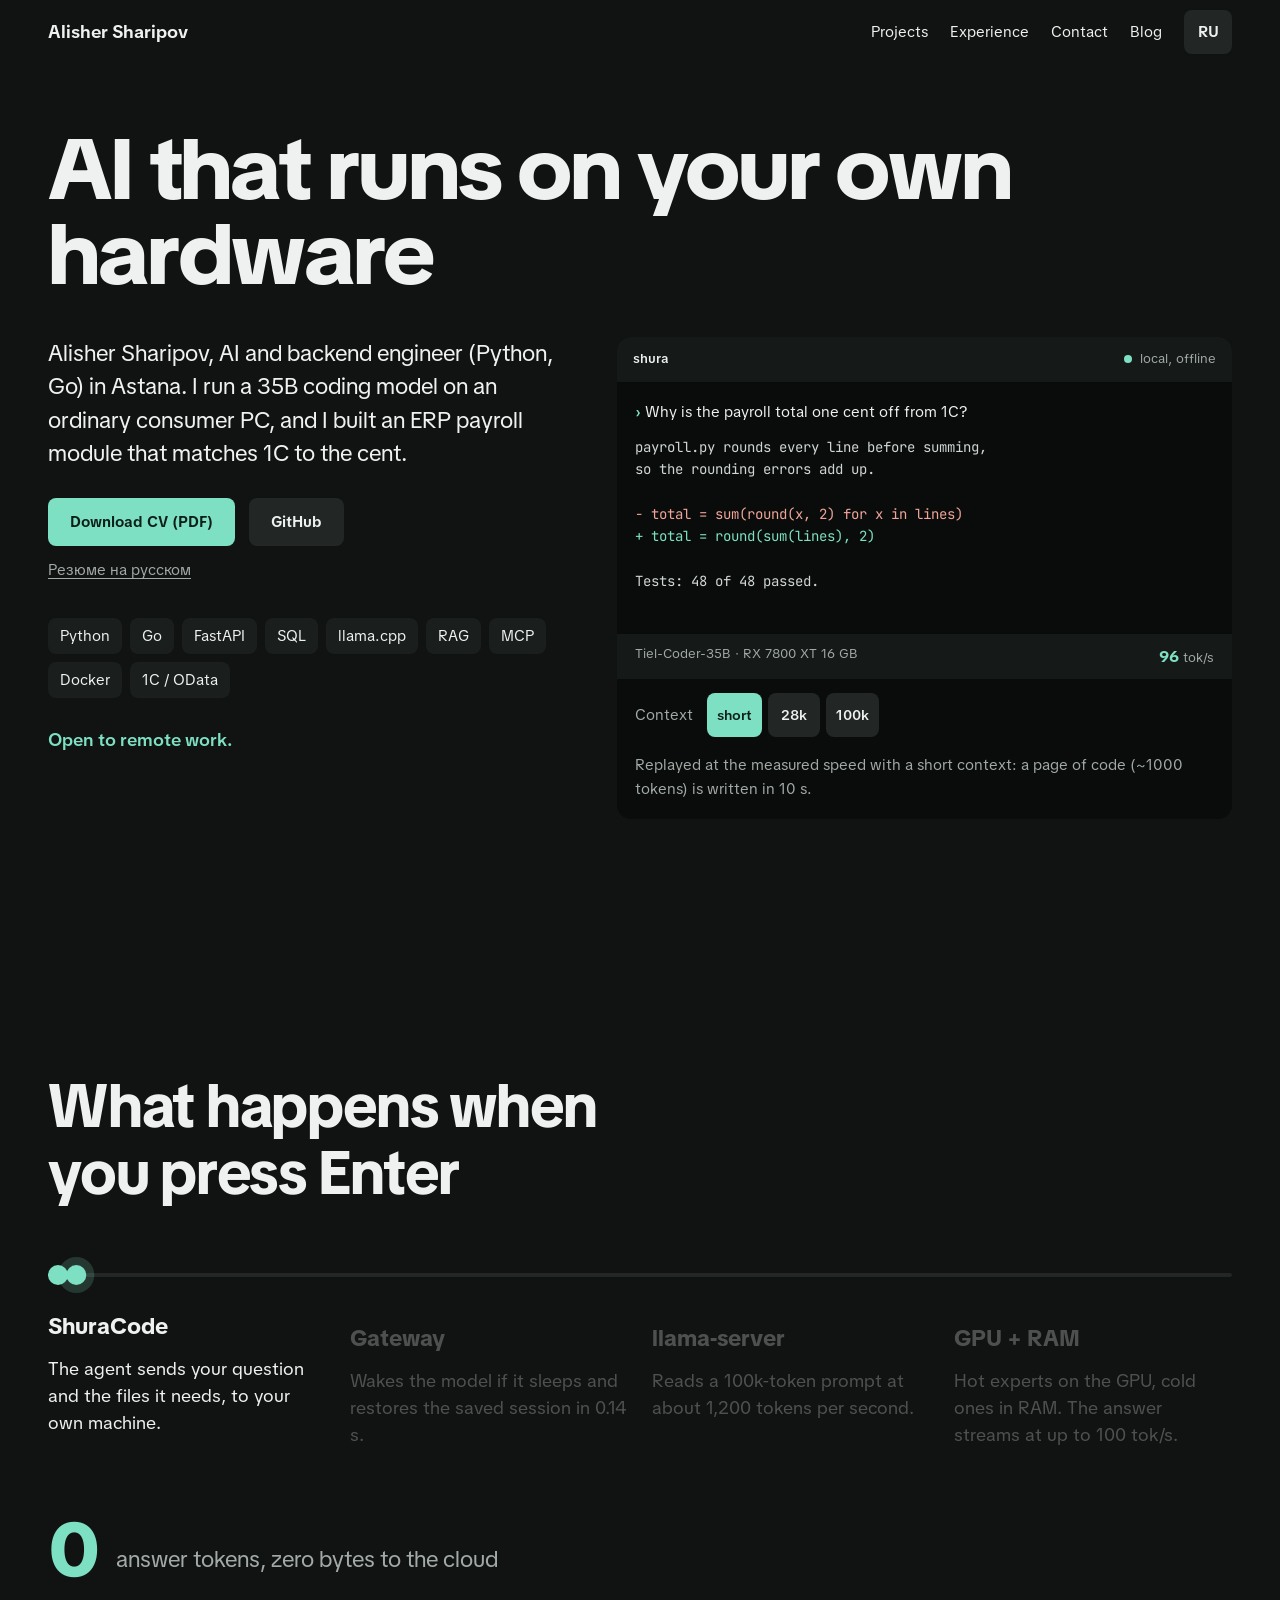
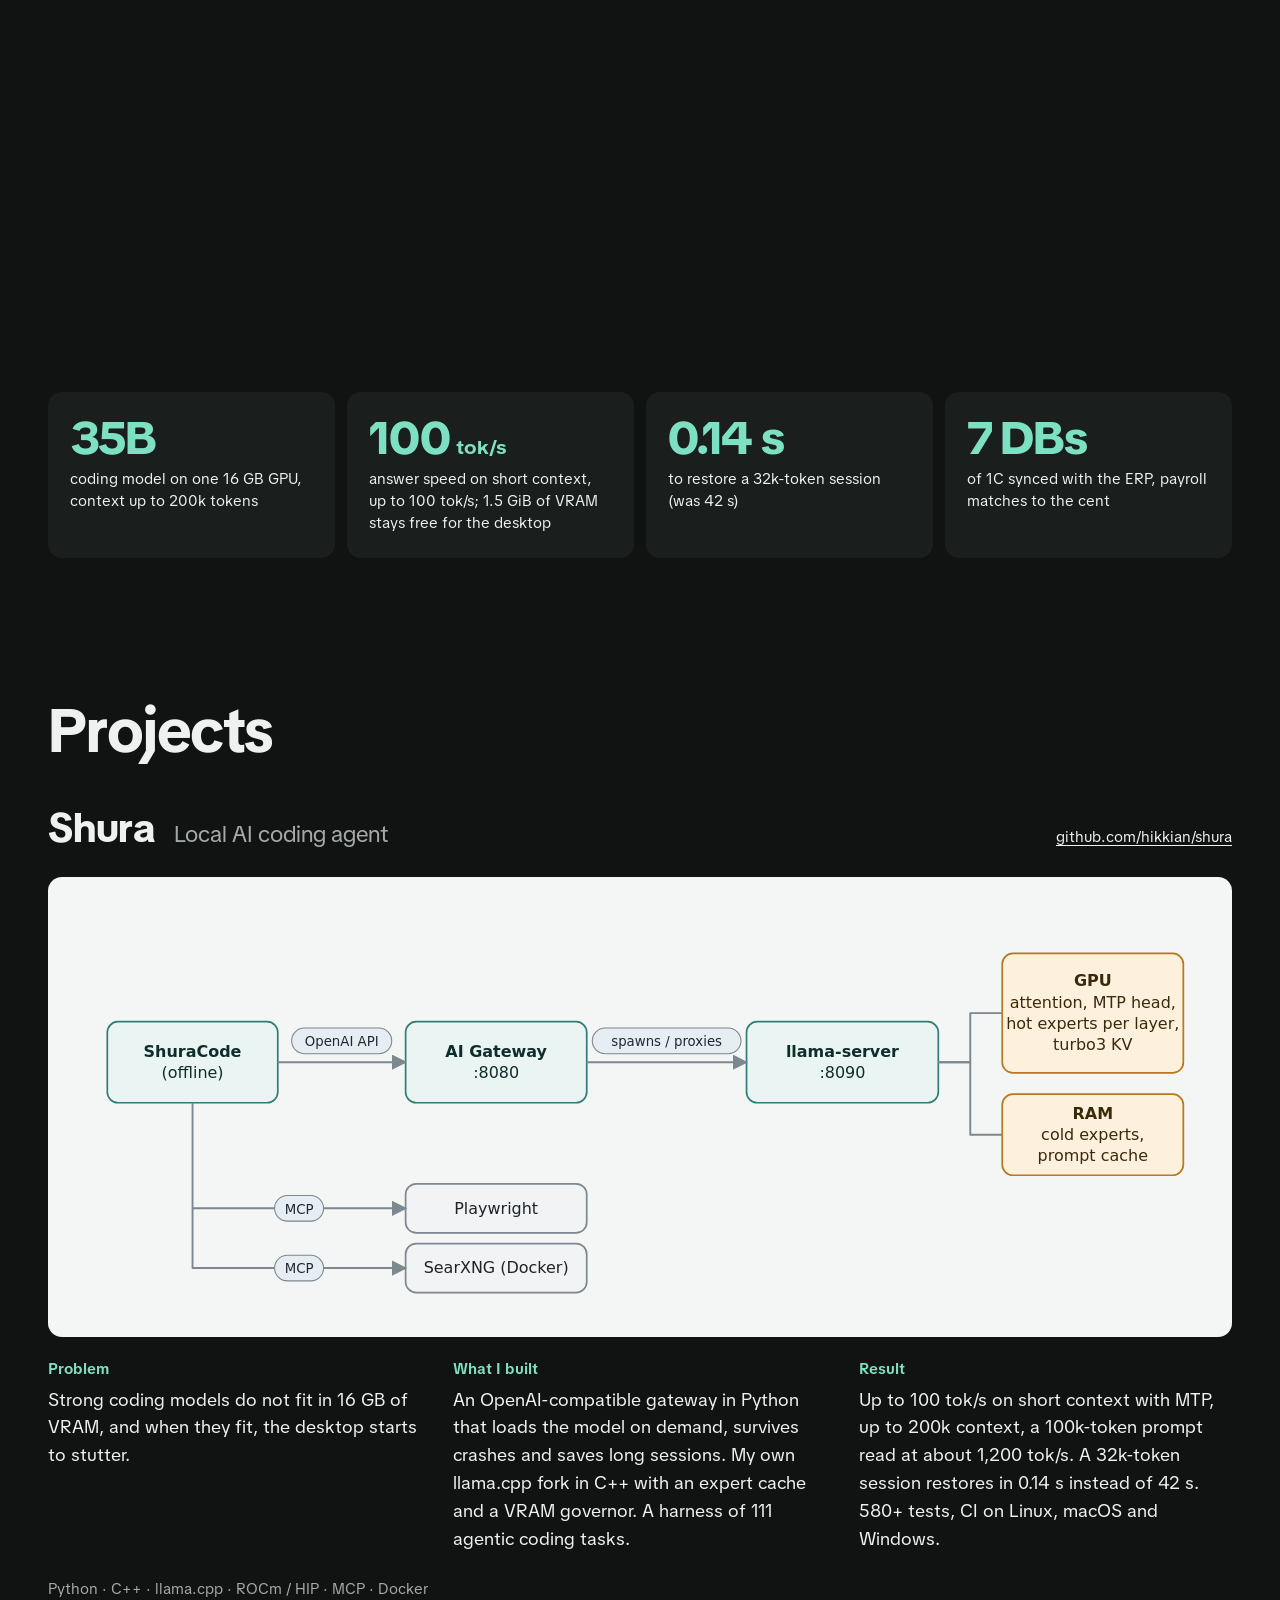
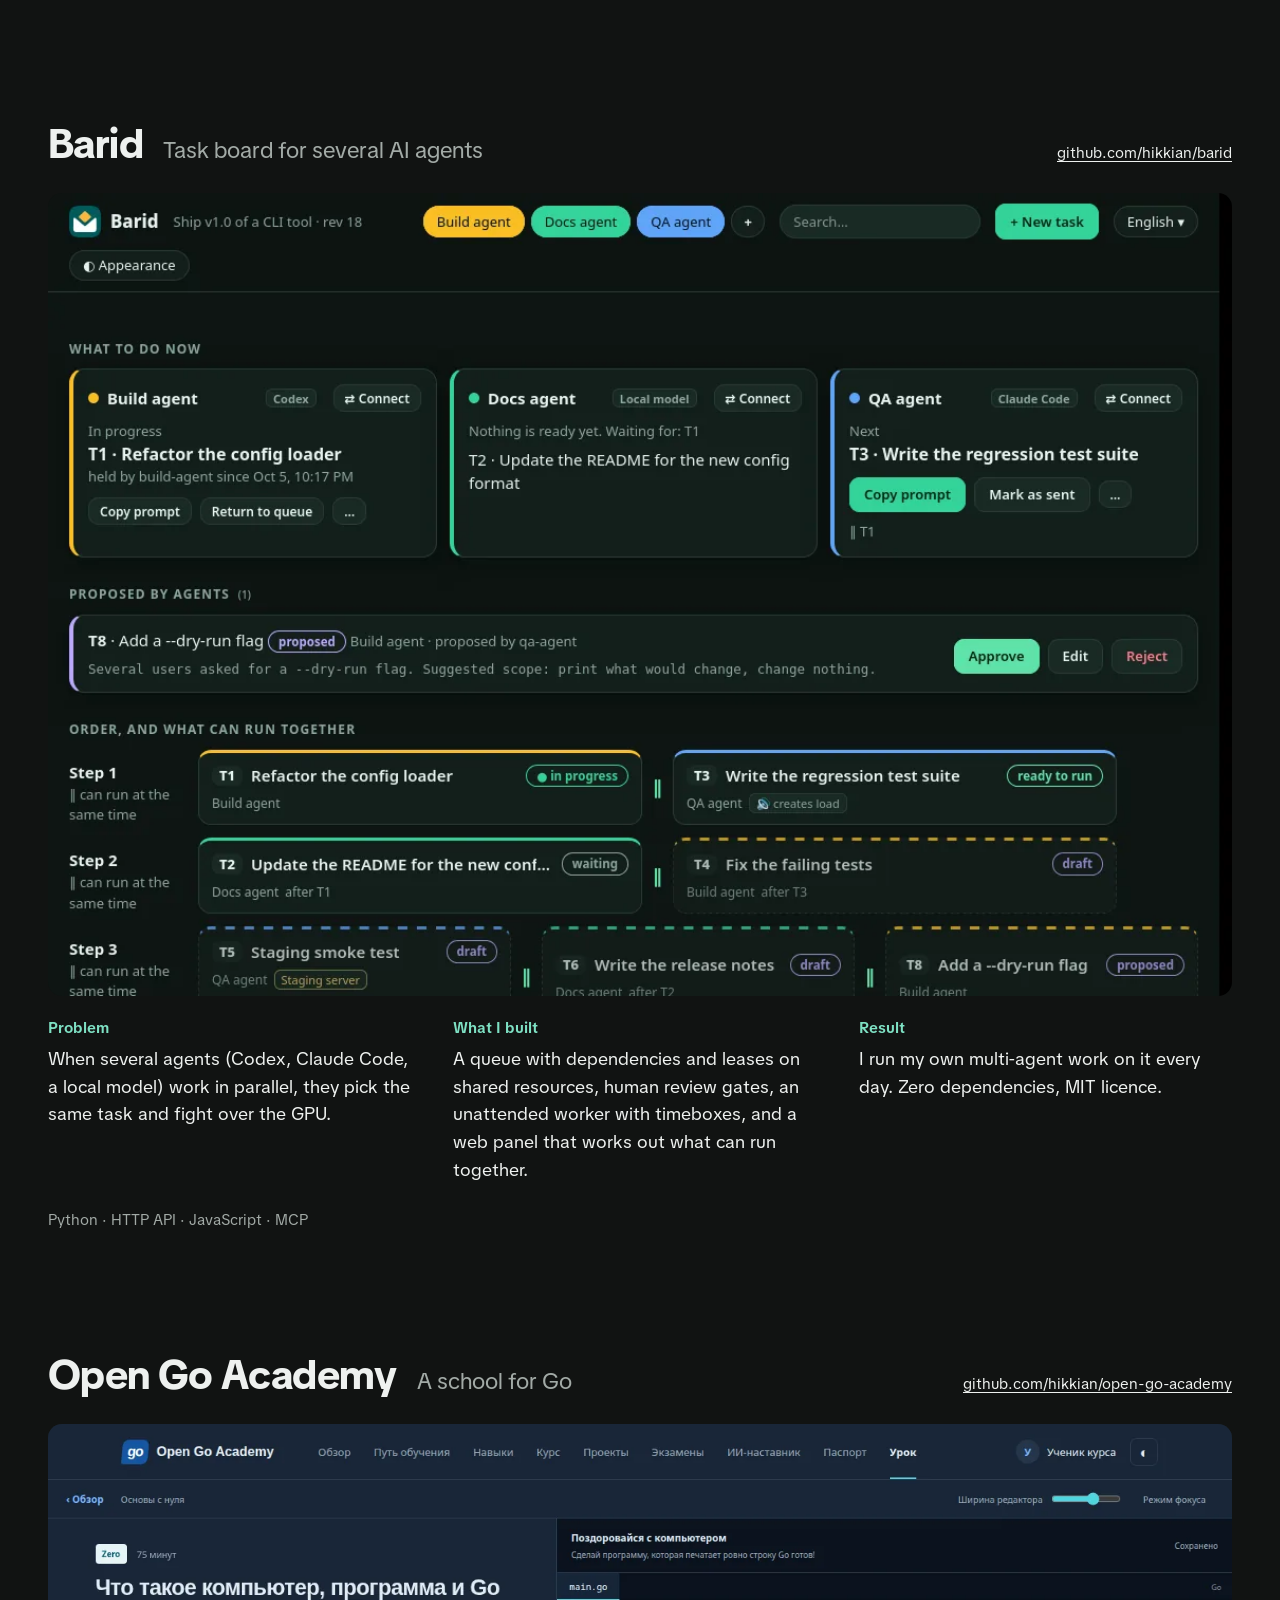
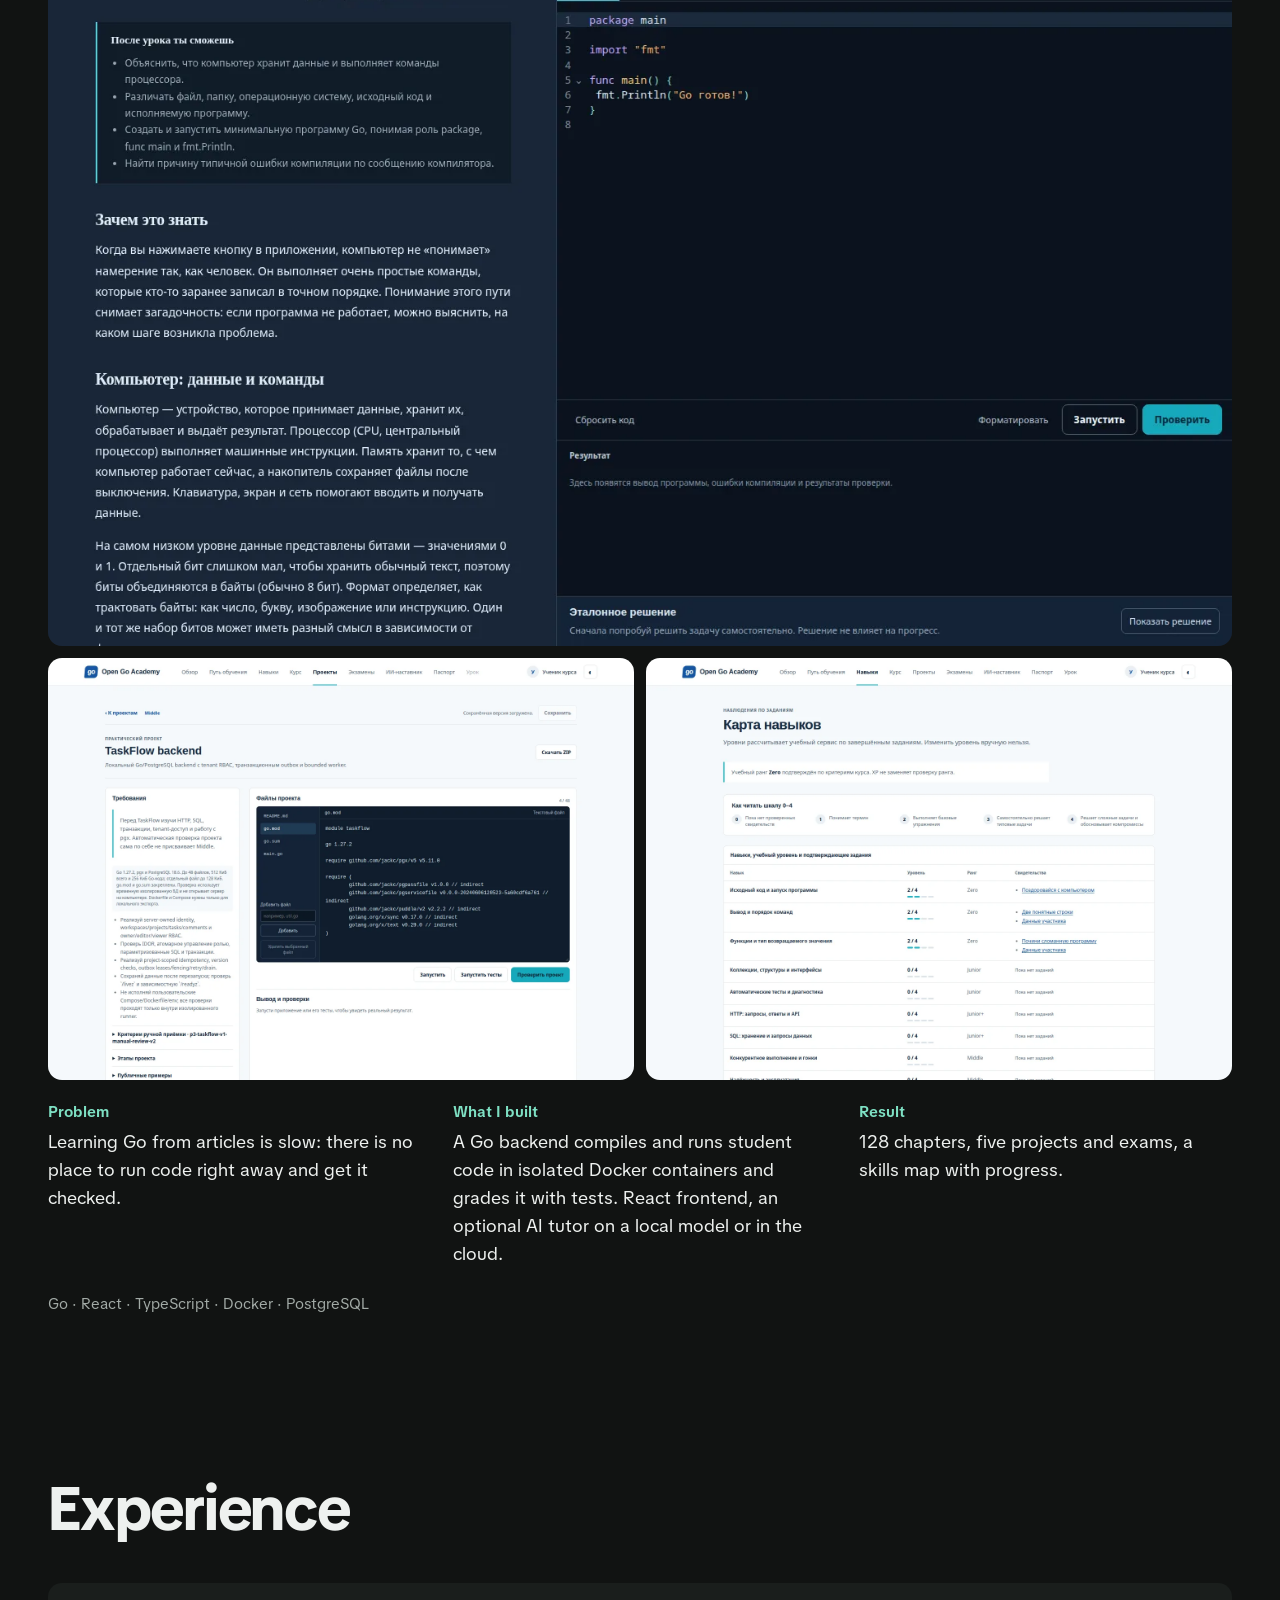
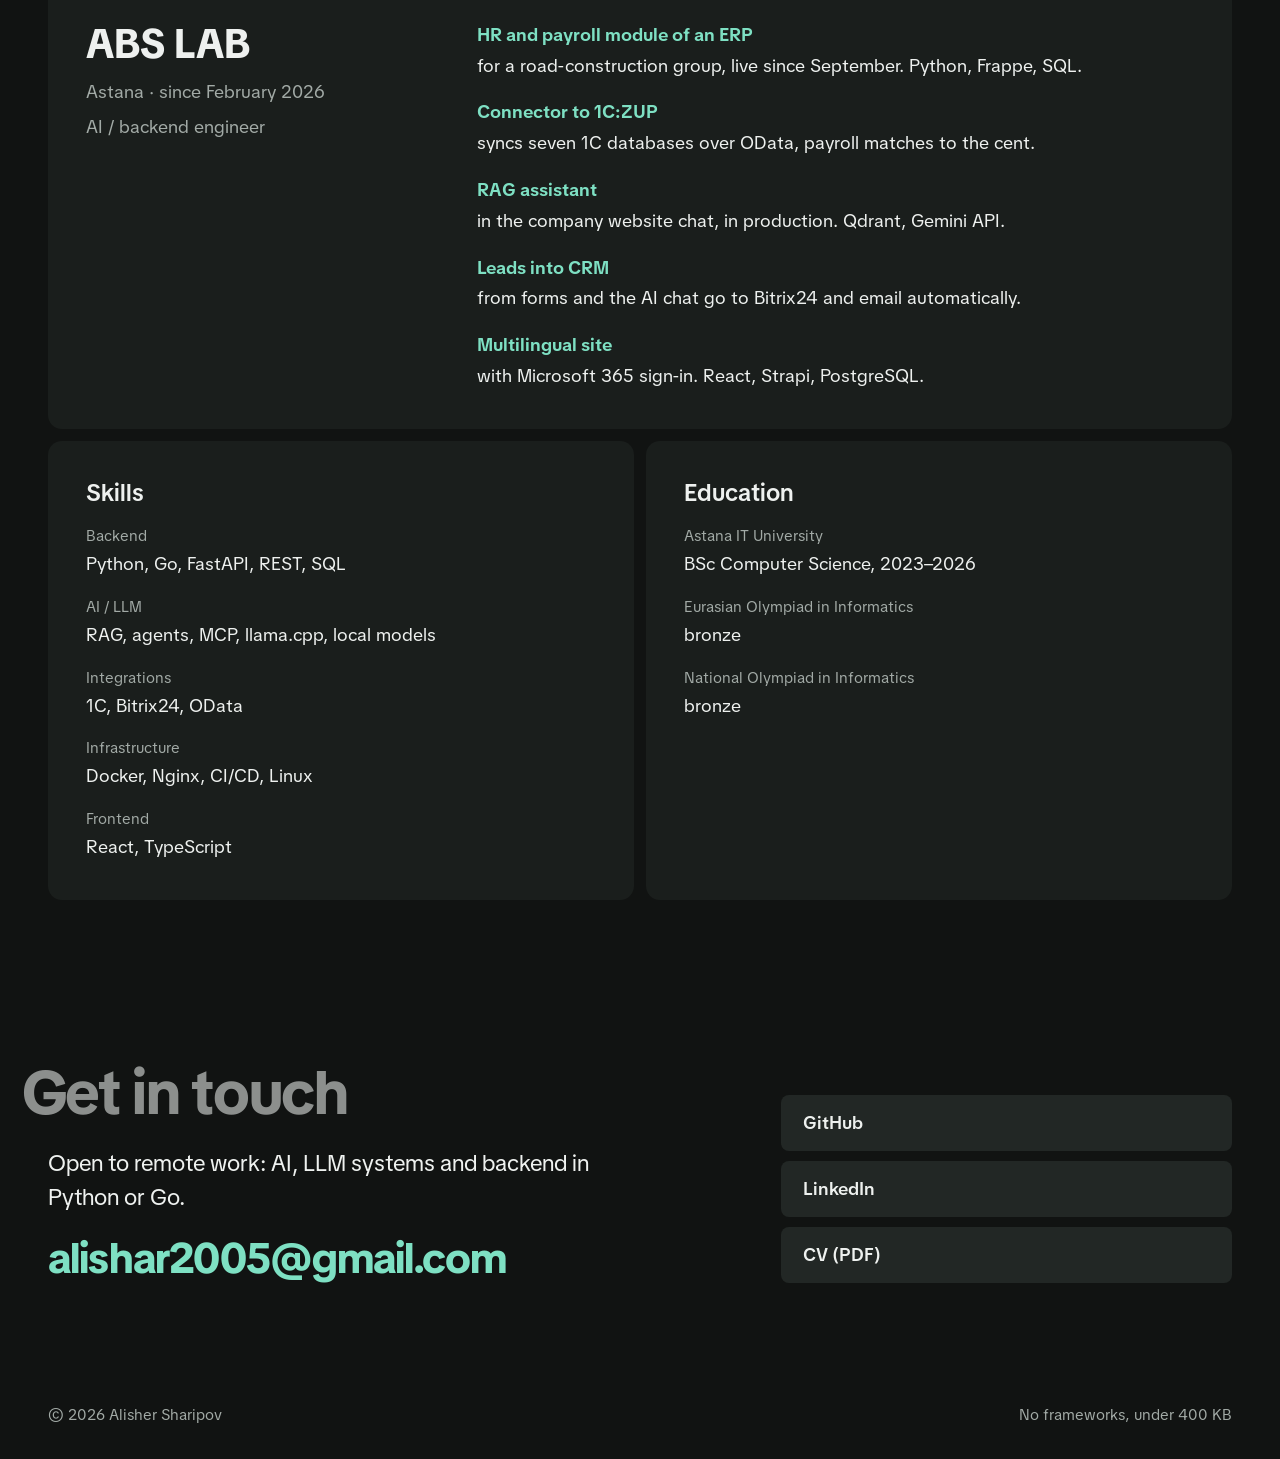
<file: index.html>
<!doctype html>
<html lang="en">
<head>
<meta charset="utf-8">
<meta name="viewport" content="width=device-width, initial-scale=1, viewport-fit=cover">
<title>Alisher Sharipov · AI and backend engineer</title>
<meta name="description" content="Alisher Sharipov, AI and backend engineer (Python, Go) in Astana. Local LLM systems on consumer hardware and ERP backends that match the accounting to the cent.">
<meta property="og:title" content="Alisher Sharipov · AI and backend engineer">
<meta property="og:description" content="I build AI that runs on your own hardware: a 35B coding model on a consumer PC, agent tooling, and ERP backends.">
<meta property="og:image" content="https://hikkian.github.io/img/barid-panel.webp">
<meta name="theme-color" content="#111312">
<meta property="og:url" content="https://hikkian.github.io/">
<meta name="twitter:card" content="summary_large_image">
<link rel="canonical" href="https://hikkian.github.io/">
<link rel="icon" href="favicon.ico" sizes="32x32">
<link rel="alternate icon" href="data:image/svg+xml,%3Csvg xmlns='http://www.w3.org/2000/svg' viewBox='0 0 32 32'%3E%3Crect width='32' height='32' rx='6' fill='%23111312'/%3E%3Ctext x='16' y='22' font-family='Arial' font-weight='700' font-size='15' fill='%237ee0c3' text-anchor='middle'%3EAS%3C/text%3E%3C/svg%3E">
<link rel="preconnect" href="https://fonts.googleapis.com">
<link rel="preconnect" href="https://fonts.gstatic.com" crossorigin>
<link href="https://fonts.googleapis.com/css2?family=TikTok+Sans:wdth,wght@75..150,300..900&family=JetBrains+Mono:wght@400;600&display=swap" rel="stylesheet">
<link rel="stylesheet" href="style.css">
<script>document.documentElement.classList.add('js')</script>
</head>
<body>

<div class="progress" aria-hidden="true"><i id="progress"></i></div>
<header class="top">
  <div class="wrap top-in">
    <a class="name" href="#hero">Alisher Sharipov</a>
    <nav aria-label="Sections">
      <a href="#projects" data-ru="Проекты">Projects</a>
      <a href="#work" data-ru="Опыт">Experience</a>
      <a href="#contact" data-ru="Контакты">Contact</a>
      <a href="blog/" data-ru="Блог">Blog</a>
      <button class="lang" type="button" id="lang" title="Русский / English">RU</button>
    </nav>
  </div>
</header>

<main>

<section class="hero wrap" id="hero" aria-labelledby="hero-h" data-scroll="exit">
  <h1 id="hero-h" data-ru="ИИ, который работает на вашем железе">AI that runs on your own hardware</h1>
  <div class="hero-text">
    <p class="lead" data-ru="Алишер Шарипов, AI и backend-разработчик (Python, Go) в Астане. Запустил 35B-модель для программирования на обычном потребительском ПК и сделал ERP-модуль зарплаты, который сходится с 1С до копейки.">Alisher Sharipov, AI and backend engineer (Python, Go) in Astana. I run a 35B coding model on an ordinary consumer PC, and I built an ERP payroll module that matches 1C to the cent.</p>
    <div class="actions">
      <a class="button" id="cv-main" download href="cv/Alisher_Sharipov_AI_Backend_EN.pdf" data-ru-href="cv/Alisher_Sharipov_AI_Backend_RU.pdf" data-ru="Скачать резюме (PDF)">Download CV (PDF)</a>
      <a class="button ghost" href="https://github.com/hikkian">GitHub</a>
      <a class="quiet" id="cv-alt" download href="cv/Alisher_Sharipov_AI_Backend_RU.pdf" data-ru-href="cv/Alisher_Sharipov_AI_Backend_EN.pdf" data-ru="CV in English">Резюме на русском</a>
    </div>
    <ul class="skills-inline">
      <li>Python</li><li>Go</li><li>FastAPI</li><li>SQL</li><li>llama.cpp</li><li>RAG</li><li>MCP</li><li>Docker</li><li>1C / OData</li>
    </ul>
    <p class="remote" data-ru="Открыт к удалённой работе.">Open to remote work.</p>
  </div>

  <figure class="term" data-ui aria-label="Shura answering locally at measured speed">
    <div class="term-bar">
      <span class="term-title">shura</span>
      <span class="term-state"><i class="live"></i><span data-ru="локально, без интернета">local, offline</span></span>
    </div>
    <div class="term-body">
      <p class="t-user"><span class="t-mark">›</span> <span data-ru="Почему итог зарплаты расходится с 1С на копейку?">Why is the payroll total one cent off from 1C?</span></p>
      <pre class="t-out done" id="stream" aria-live="off">payroll.py rounds every line before summing,
so the rounding errors add up.

- total = sum(round(x, 2) for x in lines)
+ total = round(sum(lines), 2)

Tests: 48 of 48 passed.</pre>
    </div>
    <div class="term-status">
      <span>Tiel-Coder-35B · RX 7800 XT 16 GB</span>
      <span><b id="tps">96</b> tok/s</span>
    </div>
    <div class="term-ctx">
      <span class="ctx-label" data-ru="Контекст">Context</span>
      <div class="chips" id="chips" role="radiogroup" aria-label="Context filled">
        <button type="button" role="radio" data-i="0" data-ru="короткий">short</button>
        <button type="button" role="radio" data-i="1">28k</button>
        <button type="button" role="radio" data-i="2">100k</button>
      </div>
    </div>
    <figcaption id="term-note"></figcaption>
  </figure>
</section>

<section class="flow" id="flow" aria-labelledby="flow-h" data-scroll="through">
  <div class="flow-stage">
    <div class="wrap flow-in">
      <h2 id="flow-h" class="flow-h" data-ru="Что происходит, когда вы жмёте Enter">What happens when you press Enter</h2>
      <div class="flow-track">
        <div class="flow-line"><i class="flow-fill"></i><i class="flow-dot"></i></div>
        <ol class="flow-nodes">
          <li data-at="0.02"><b>ShuraCode</b><span data-ru="Агент отправляет вопрос и нужные файлы на ваш же компьютер.">The agent sends your question and the files it needs, to your own machine.</span></li>
          <li data-at="0.27"><b data-ru="Шлюз">Gateway</b><span data-ru="Будит модель, если она спит, и поднимает сохранённую сессию за 0,14 с.">Wakes the model if it sleeps and restores the saved session in 0.14 s.</span></li>
          <li data-at="0.52"><b>llama-server</b><span data-ru="Читает промпт на 100k токенов со скоростью около 1200 токенов в секунду.">Reads a 100k-token prompt at about 1,200 tokens per second.</span></li>
          <li data-at="0.77"><b data-ru="GPU + RAM">GPU + RAM</b><span data-ru="Горячие эксперты на видеокарте, холодные в памяти. Ответ идёт со скоростью до 100 ток/с.">Hot experts on the GPU, cold ones in RAM. The answer streams at up to 100 tok/s.</span></li>
        </ol>
      </div>
      <p class="flow-count"><b id="flow-tokens">0</b> <span data-ru="токенов ответа, ни одного байта в облако">answer tokens, zero bytes to the cloud</span></p>
    </div>
  </div>
</section>

<section class="numbers wrap" aria-labelledby="numbers-h">
  <h2 id="numbers-h" class="visually-hidden" data-ru="В цифрах">In numbers</h2>
  <ul>
    <li><b>35B</b><span data-ru="модель для кода на одной видеокарте 16 ГБ, контекст до 200 тыс. токенов">coding model on one 16 GB GPU, context up to 200k tokens</span></li>
    <li><b><span class="num">100</span><small data-ru="ток/с">tok/s</small></b><span data-ru="скорость ответа на коротком контексте, до 100 ток/с; 1,5 ГиБ видеопамяти остаются рабочему столу">answer speed on short context, up to 100 tok/s; 1.5 GiB of VRAM stays free for the desktop</span></li>
    <li><b data-ru="0,14 с">0.14 s</b><span data-ru="восстановить сессию на 32 тыс. токенов (было 42 с)">to restore a 32k-token session (was 42 s)</span></li>
    <li><b data-ru="7 баз">7 DBs</b><span data-ru="1С синхронизируются с ERP, расчёт сходится до копейки">of 1C synced with the ERP, payroll matches to the cent</span></li>
  </ul>
</section>

<section class="projects wrap" id="projects" aria-labelledby="projects-h">
  <h2 id="projects-h" data-scroll="enter" class="section-h" data-ru="Проекты">Projects</h2>

  <article class="case">
    <div class="case-head">
      <h3>Shura</h3>
      <p class="case-tag" data-ru="Локальный ИИ-агент для программирования">Local AI coding agent</p>
      <a class="case-link" href="https://github.com/hikkian/shura">github.com/hikkian/shura</a>
    </div>
    <div data-scroll="enter" class="shot light"><a class="shot-open" href="img/shura-how.svg" target="_blank" rel="noopener"><img src="img/shura-how.svg" width="1040" height="360" loading="lazy" alt="How Shura works: the coding agent talks to the gateway, the gateway runs llama-server, the model is split between GPU and RAM"></a></div>
    <div class="case-cols">
      <div><h4 data-ru="Задача">Problem</h4><p data-ru="Сильные модели для кода не помещаются в 16 ГБ видеопамяти, а если помещаются, то рабочий стол начинает тормозить.">Strong coding models do not fit in 16 GB of VRAM, and when they fit, the desktop starts to stutter.</p></div>
      <div><h4 data-ru="Что сделал">What I built</h4><p data-ru="OpenAI-совместимый шлюз на Python: грузит модель по запросу, переживает сбои, сохраняет длинные сессии. Свой форк llama.cpp на C++ с кешем экспертов и контролем видеопамяти. Набор из 111 агентных задач для оценки.">An OpenAI-compatible gateway in Python that loads the model on demand, survives crashes and saves long sessions. My own llama.cpp fork in C++ with an expert cache and a VRAM governor. A harness of 111 agentic coding tasks.</p></div>
      <div><h4 data-ru="Результат">Result</h4><p data-ru="до 100 ток/с на коротком контексте с MTP, контекст до 200k, промпт на 100k читается со скоростью около 1200 ток/с. Сессия на 32k токенов восстанавливается за 0,14 с вместо 42 с. 580+ тестов, CI на Linux, macOS и Windows.">Up to 100 tok/s on short context with MTP, up to 200k context, a 100k-token prompt read at about 1,200 tok/s. A 32k-token session restores in 0.14 s instead of 42 s. 580+ tests, CI on Linux, macOS and Windows.</p></div>
    </div>
    <p class="stack">Python · C++ · llama.cpp · ROCm / HIP · MCP · Docker</p>
  </article>

  <article class="case">
    <div class="case-head">
      <h3>Barid</h3>
      <p class="case-tag" data-ru="Доска задач для нескольких ИИ-агентов">Task board for several AI agents</p>
      <a class="case-link" href="https://github.com/hikkian/barid">github.com/hikkian/barid</a>
    </div>
    <div data-scroll="enter" class="shot"><a class="shot-open" href="img/barid-panel.webp" target="_blank" rel="noopener"><img src="img/barid-panel.webp" width="1120" height="760" loading="lazy" alt="Barid panel: three agents with their current tasks, a proposed task waiting for approval and the order in which tasks can run"></a></div>
    <div class="case-cols">
      <div><h4 data-ru="Задача">Problem</h4><p data-ru="Когда несколько агентов (Codex, Claude Code, локальная модель) работают параллельно, они берут одну и ту же задачу и одновременно занимают видеокарту.">When several agents (Codex, Claude Code, a local model) work in parallel, they pick the same task and fight over the GPU.</p></div>
      <div><h4 data-ru="Что сделал">What I built</h4><p data-ru="Очередь с зависимостями и арендой общих ресурсов, проверка результата человеком, автономный исполнитель с лимитами времени и веб-панель, которая сама считает, что можно запускать вместе.">A queue with dependencies and leases on shared resources, human review gates, an unattended worker with timeboxes, and a web panel that works out what can run together.</p></div>
      <div><h4 data-ru="Результат">Result</h4><p data-ru="Каждый день веду на ней свою работу с несколькими агентами. Без внешних зависимостей, лицензия MIT.">I run my own multi-agent work on it every day. Zero dependencies, MIT licence.</p></div>
    </div>
    <p class="stack">Python · HTTP API · JavaScript · MCP</p>
  </article>

  <article class="case">
    <div class="case-head">
      <h3>Open Go Academy</h3>
      <p class="case-tag" data-ru="Платформа для изучения Go">A school for Go</p>
      <a class="case-link" href="https://github.com/hikkian/open-go-academy">github.com/hikkian/open-go-academy</a>
    </div>
    <div class="shot-grid">
      <div data-scroll="enter" class="shot big"><a class="shot-open" href="img/oga-editor.webp" target="_blank" rel="noopener"><img src="img/oga-editor.webp" width="1440" height="1000" loading="lazy" alt="Open Go Academy lesson: theory on the left, a Go editor with Run and Check buttons on the right"></a></div>
      <div data-scroll="enter" class="shot"><a class="shot-open" href="img/oga-workspace.webp" target="_blank" rel="noopener"><img src="img/oga-workspace.webp" width="1440" height="1036" loading="lazy" alt="Project workspace with tasks and an editor"></a></div>
      <div data-scroll="enter" class="shot"><a class="shot-open" href="img/oga-skills.webp" target="_blank" rel="noopener"><img src="img/oga-skills.webp" width="1440" height="1036" loading="lazy" alt="Skills map with progress by topic"></a></div>
    </div>
    <div class="case-cols">
      <div><h4 data-ru="Задача">Problem</h4><p data-ru="Учить Go по статьям долго: нет места, где можно сразу запустить код и получить проверку.">Learning Go from articles is slow: there is no place to run code right away and get it checked.</p></div>
      <div><h4 data-ru="Что сделал">What I built</h4><p data-ru="Backend на Go компилирует и запускает код учеников в изолированных Docker-контейнерах и проверяет его тестами. Фронтенд на React, ИИ-наставник на локальной модели или в облаке.">A Go backend compiles and runs student code in isolated Docker containers and grades it with tests. React frontend, an optional AI tutor on a local model or in the cloud.</p></div>
      <div><h4 data-ru="Результат">Result</h4><p data-ru="128 глав, пять проектов и экзамены, карта навыков с прогрессом.">128 chapters, five projects and exams, a skills map with progress.</p></div>
    </div>
    <p class="stack">Go · React · TypeScript · Docker · PostgreSQL</p>
  </article>
</section>

<section class="work wrap" id="work" aria-labelledby="work-h">
  <h2 id="work-h" data-scroll="enter" class="section-h" data-ru="Опыт">Experience</h2>
  <div class="job">
    <div class="job-side">
      <h3>ABS LAB</h3>
      <p data-ru="Астана · с февраля 2026">Astana · since February 2026</p>
      <p data-ru="AI / backend-разработчик">AI / backend engineer</p>
    </div>
    <ul class="job-list">
      <li><b data-ru="Модуль кадров и зарплаты ERP">HR and payroll module of an ERP</b><span data-ru="для группы дорожно-строительных компаний, в работе с сентября. Python, Frappe, SQL.">for a road-construction group, live since September. Python, Frappe, SQL.</span></li>
      <li><b data-ru="Коннектор к 1С:ЗУП">Connector to 1C:ZUP</b><span data-ru="синхронизация семи баз 1С через OData, расчёт сходится до копейки.">syncs seven 1C databases over OData, payroll matches to the cent.</span></li>
      <li><b data-ru="RAG-ассистент">RAG assistant</b><span data-ru="в чате сайта компании, в продакшене. Qdrant, Gemini API.">in the company website chat, in production. Qdrant, Gemini API.</span></li>
      <li><b data-ru="Заявки в CRM">Leads into CRM</b><span data-ru="из форм и ИИ-чата автоматически уходят в Bitrix24 и на почту.">from forms and the AI chat go to Bitrix24 and email automatically.</span></li>
      <li><b data-ru="Многоязычный сайт">Multilingual site</b><span data-ru="со входом через Microsoft 365. React, Strapi, PostgreSQL.">with Microsoft 365 sign-in. React, Strapi, PostgreSQL.</span></li>
    </ul>
  </div>

  <div class="facts">
    <div>
      <h3 data-ru="Навыки">Skills</h3>
      <dl>
        <div><dt>Backend</dt><dd>Python, Go, FastAPI, REST, SQL</dd></div>
        <div><dt>AI / LLM</dt><dd data-ru="RAG, агенты, MCP, llama.cpp, локальные модели">RAG, agents, MCP, llama.cpp, local models</dd></div>
        <div><dt data-ru="Интеграции">Integrations</dt><dd>1C, Bitrix24, OData</dd></div>
        <div><dt data-ru="Инфраструктура">Infrastructure</dt><dd>Docker, Nginx, CI/CD, Linux</dd></div>
        <div><dt data-ru="Фронтенд">Frontend</dt><dd>React, TypeScript</dd></div>
      </dl>
    </div>
    <div>
      <h3 data-ru="Образование">Education</h3>
      <dl>
        <div><dt>Astana IT University</dt><dd data-ru="бакалавр Computer Science, 2023–2026">BSc Computer Science, 2023–2026</dd></div>
        <div><dt data-ru="Евразийская олимпиада по информатике">Eurasian Olympiad in Informatics</dt><dd data-ru="бронза">bronze</dd></div>
        <div><dt data-ru="Республиканская олимпиада по информатике">National Olympiad in Informatics</dt><dd data-ru="бронза">bronze</dd></div>
      </dl>
    </div>
  </div>
</section>

<section class="contact wrap" id="contact" aria-labelledby="contact-h">
  <div class="contact-main">
    <h2 id="contact-h" data-scroll="enter" class="section-h" data-ru="Напишите мне">Get in touch</h2>
    <p class="lead" data-ru="Открыт к удалённой работе: AI, LLM-системы и backend на Python или Go.">Open to remote work: AI, LLM systems and backend in Python or Go.</p>
    <a class="mail" href="mailto:alishar2005@gmail.com">alishar2005@gmail.com</a>
  </div>
  <ul class="contact-list">
    <li><a href="https://github.com/hikkian">GitHub</a></li>
    <li><a href="https://www.linkedin.com/in/hikkian/">LinkedIn</a></li>
    <li><a href="cv/Alisher_Sharipov_AI_Backend_EN.pdf" data-ru-href="cv/Alisher_Sharipov_AI_Backend_RU.pdf" data-ru="Резюме (PDF)">CV (PDF)</a></li>
  </ul>
</section>

</main>

<footer class="foot wrap">
  <span>© 2026 Alisher Sharipov</span>
  <span data-ru="Без фреймворков, меньше 400 КБ">No frameworks, under 400 KB</span>
</footer>

<script src="main.js" defer></script>
</body>
</html>
</file>
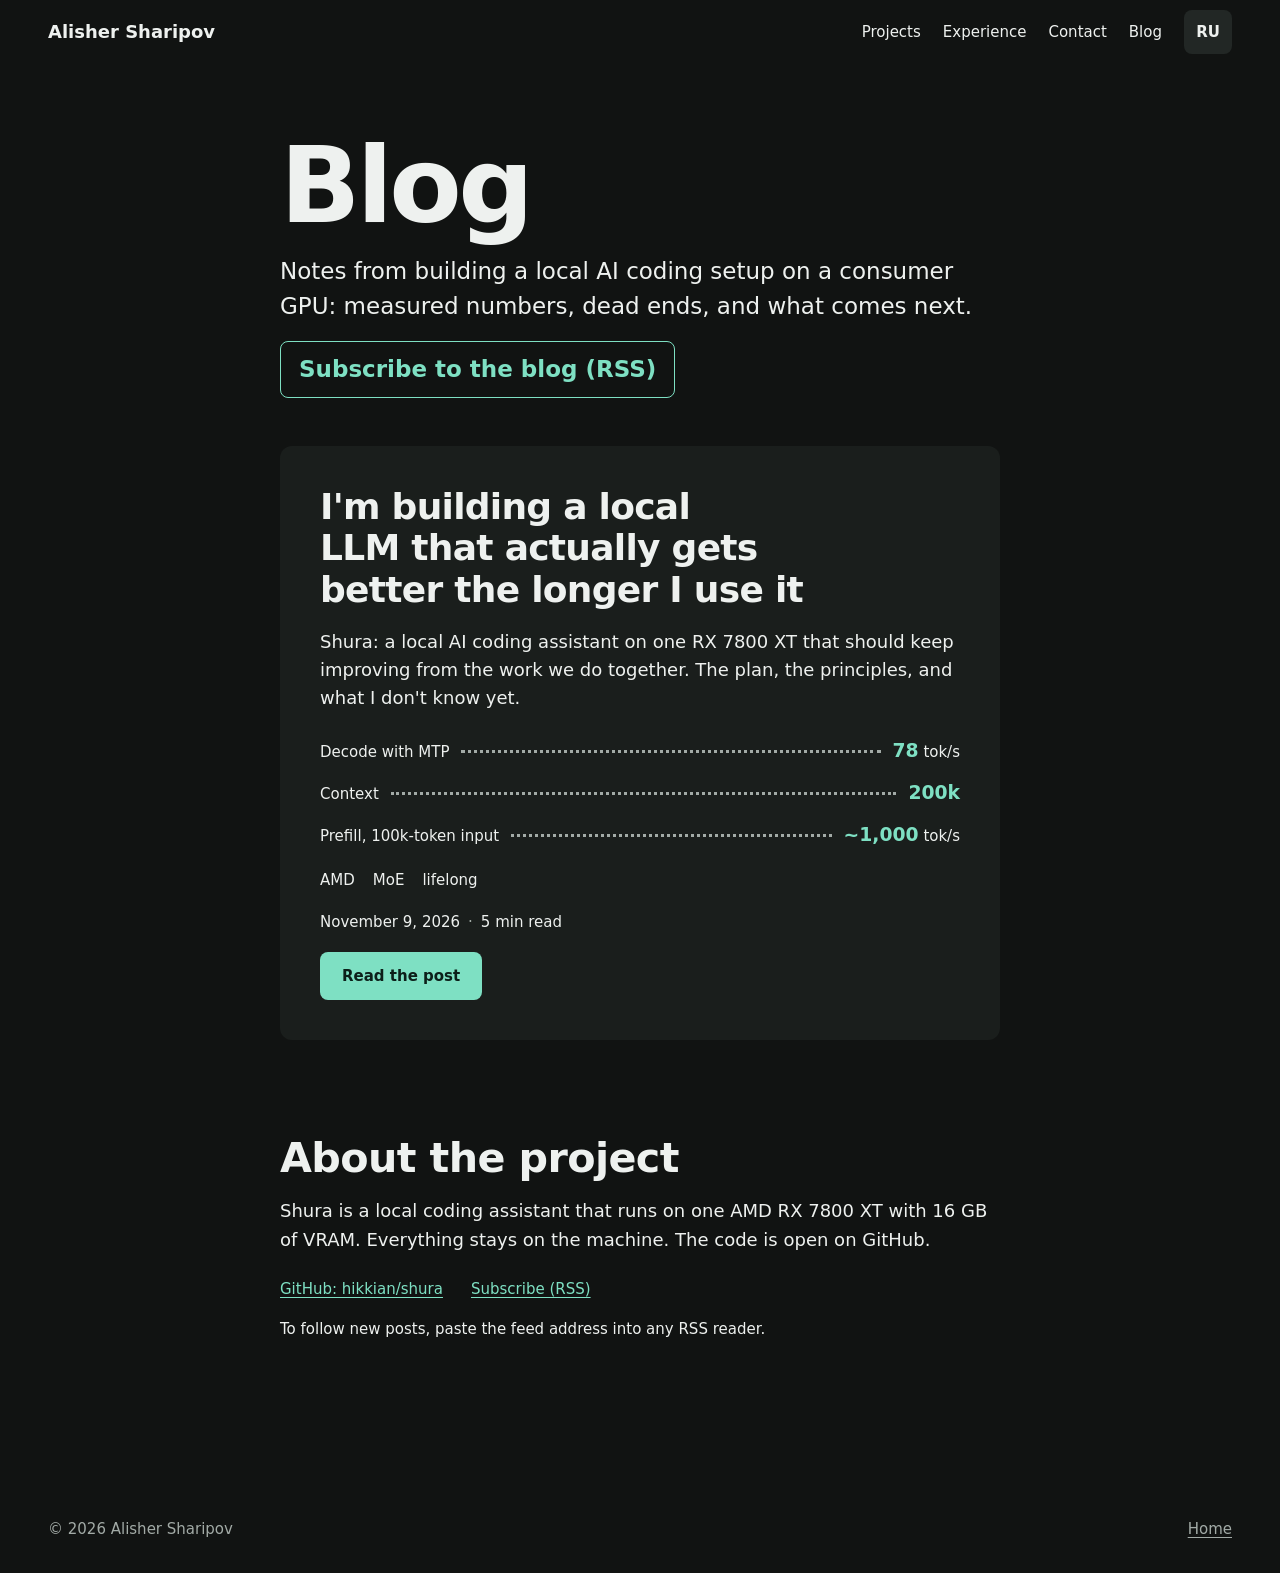
<file: blog/index.html>
<!doctype html>
<html lang="en">
<head>
<meta charset="utf-8">
<meta name="viewport" content="width=device-width, initial-scale=1, viewport-fit=cover">
<title data-ru="Блог · Alisher Sharipov">Blog · Alisher Sharipov</title>
<meta name="description" content="Notes from building a local AI coding setup on a consumer GPU: measured numbers, dead ends, and what comes next.">
<meta property="og:image" content="https://hikkian.github.io/blog/img/post1-preview.png">
<meta property="og:image:width" content="1200">
<meta property="og:image:height" content="630">
<meta name="twitter:card" content="summary_large_image">
<meta name="twitter:image" content="https://hikkian.github.io/blog/img/post1-preview.png">
<meta name="theme-color" content="#111312">
<link rel="canonical" href="https://hikkian.github.io/blog/">
<link rel="alternate" type="application/rss+xml" title="Alisher Sharipov · Blog" href="feed.xml">
<link rel="icon" href="../favicon.ico" sizes="32x32">
<link rel="stylesheet" href="../style.css">
<link rel="stylesheet" href="blog.css">
</head>
<body>

<header class="top">
  <div class="wrap top-in">
    <a class="name" href="../">Alisher Sharipov</a>
    <nav aria-label="Sections">
      <a href="../#projects" data-ru="Проекты">Projects</a>
      <a href="../#work" data-ru="Опыт">Experience</a>
      <a href="../#contact" data-ru="Контакты">Contact</a>
      <a href="./" aria-current="page" data-ru="Блог">Blog</a>
      <button class="lang" type="button" id="lang" title="Русский / English">RU</button>
    </nav>
  </div>
</header>

<main class="blog-main">

<section class="wrap blog-intro" aria-labelledby="blog-h">
  <h1 id="blog-h" data-ru="Блог">Blog</h1>
  <p data-ru="Заметки о том, как я строю локальный ИИ для программирования на одной потребительской видеокарте: измеренные цифры, тупики и что будет дальше.">Notes from building a local AI coding setup on a consumer GPU: measured numbers, dead ends, and what comes next.</p>
  <p class="intro-sub"><a class="sub-btn" href="subscribe.html" data-ru="Подписаться на блог (RSS)">Subscribe to the blog (RSS)</a></p>
</section>

<section class="wrap blog-entries" aria-label="Posts">

  <article class="sheet">
    <h2 class="sheet-title"><a href="local-llm-that-gets-better/" data-ru="Я строю локальную LLM, которая становится лучше, чем дольше я ей пользуюсь">I'm building a local LLM that actually gets better the longer I use it</a></h2>
    <p class="sheet-lead" data-ru="Shura: локальный ИИ-ассистент для программирования на одной RX 7800 XT, который должен становиться лучше благодаря нашей совместной работе. План, принципы и то, чего я пока не знаю.">Shura: a local AI coding assistant on one RX 7800 XT that should keep improving from the work we do together. The plan, the principles, and what I don't know yet.</p>

    <dl class="log" aria-label="Key numbers">
      <div class="log-row">
        <dt data-ru="Декодирование с MTP">Decode with MTP</dt>
        <dd><b>78</b> tok/s</dd>
      </div>
      <div class="log-row">
        <dt data-ru="Контекст">Context</dt>
        <dd><b>200k</b></dd>
      </div>
      <div class="log-row">
        <dt data-ru="Префилл, вход 100k токенов">Prefill, 100k-token input</dt>
        <dd><b>~1,000</b> tok/s</dd>
      </div>
    </dl>

    <ul class="tags" aria-label="Tags">
      <li>AMD</li>
      <li>MoE</li>
      <li data-ru="непрерывное обучение">lifelong</li>
    </ul>

    <p class="sheet-meta"><time datetime="2026-11-09" data-ru="9 ноября 2026">November 9, 2026</time><span class="sep" aria-hidden="true">·</span><span data-ru="5 мин чтения">5 min read</span></p>

    <a class="button" href="local-llm-that-gets-better/" data-ru="Читать пост">Read the post</a>
  </article>

</section>

<section class="wrap about" aria-labelledby="about-h">
  <h2 id="about-h" data-ru="О проекте">About the project</h2>
  <p data-ru="Shura — локальный ассистент для программирования. Работает на одной AMD RX 7800 XT с 16 ГБ видеопамяти. Всё остаётся на машине. Код открыт на GitHub.">Shura is a local coding assistant that runs on one AMD RX 7800 XT with 16 GB of VRAM. Everything stays on the machine. The code is open on GitHub.</p>
  <ul class="about-links">
    <li><a href="https://github.com/hikkian/shura" data-ru="GitHub: hikkian/shura">GitHub: hikkian/shura</a></li>
    <li><a href="subscribe.html" data-ru="Подписаться (RSS)">Subscribe (RSS)</a></li>
  </ul>
  <p class="about-note" data-ru="Подписаться можно через RSS-читалку: вставьте в неё адрес ленты.">To follow new posts, paste the feed address into any RSS reader.</p>
</section>

</main>

<footer class="foot wrap">
  <span>© 2026 Alisher Sharipov</span>
  <a href="../" data-ru="На главную">Home</a>
</footer>

<script src="blog.js" defer></script>
</body>
</html>
</file>
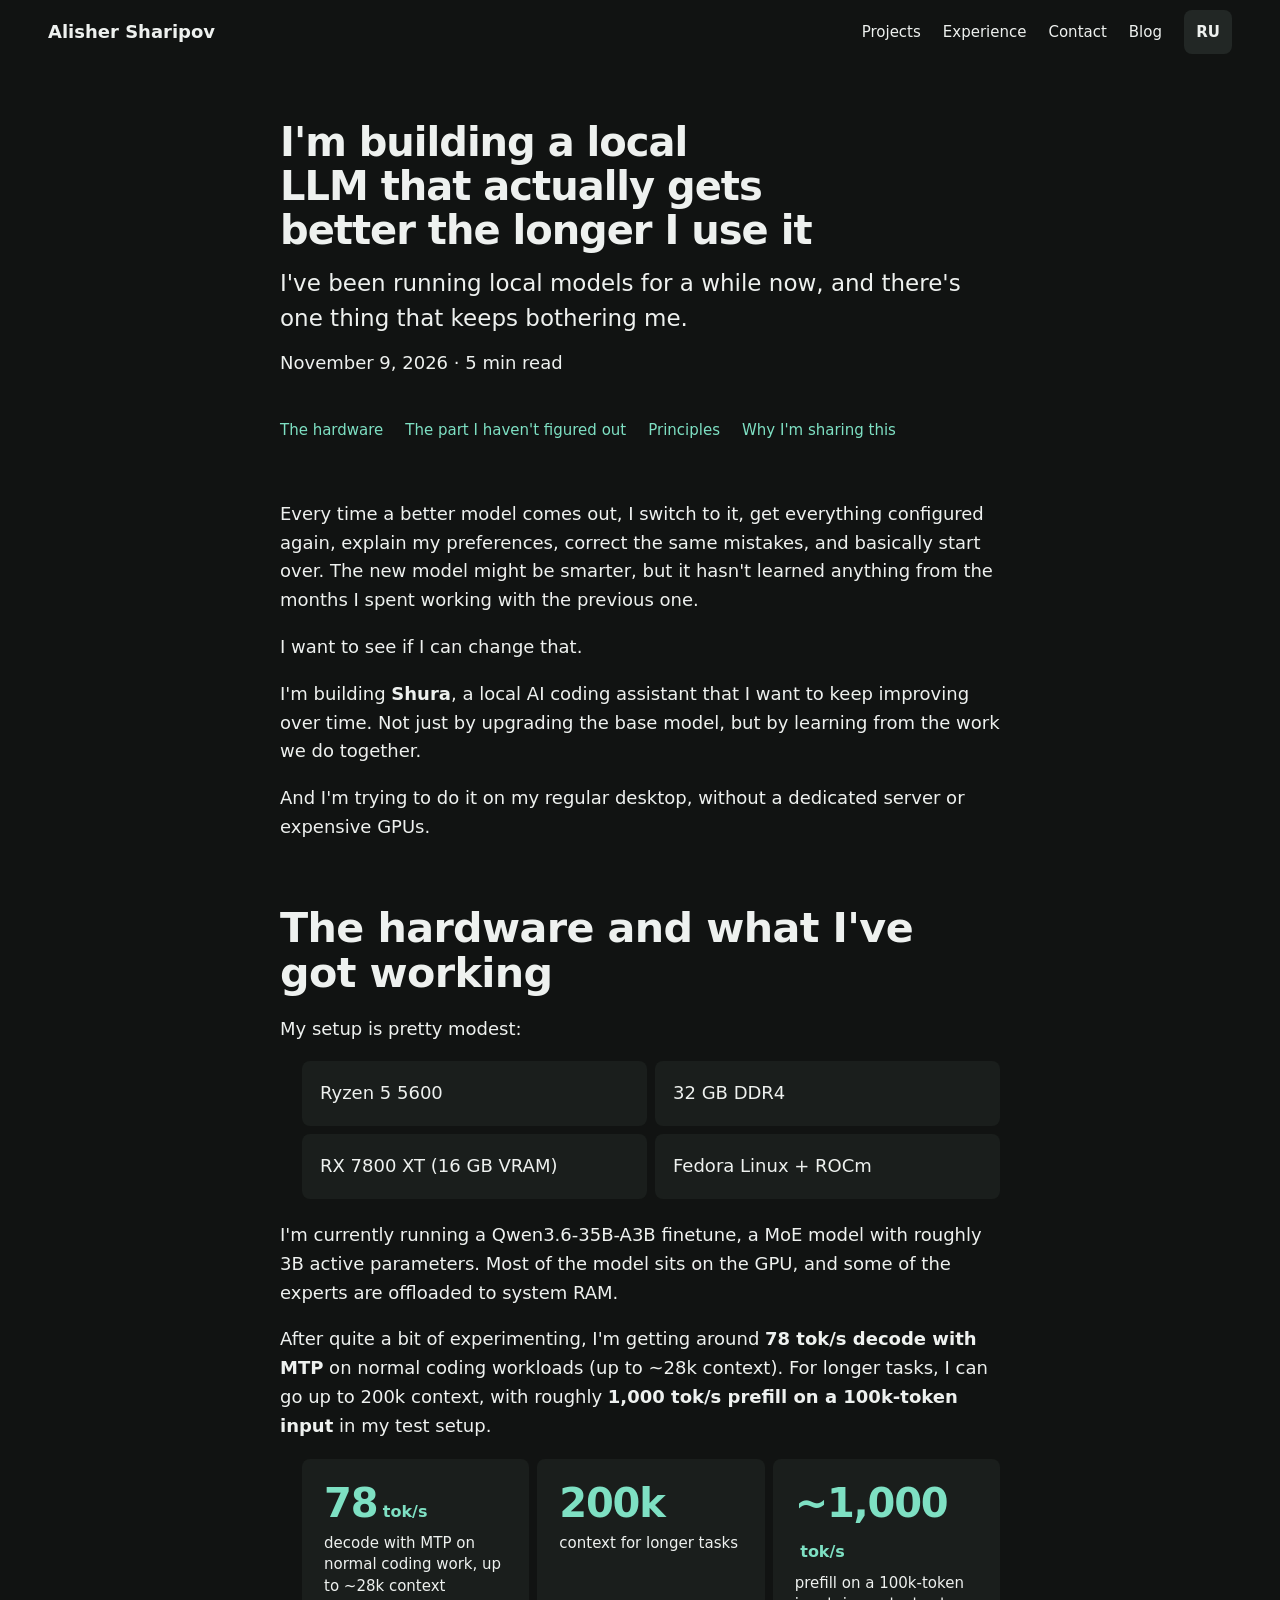
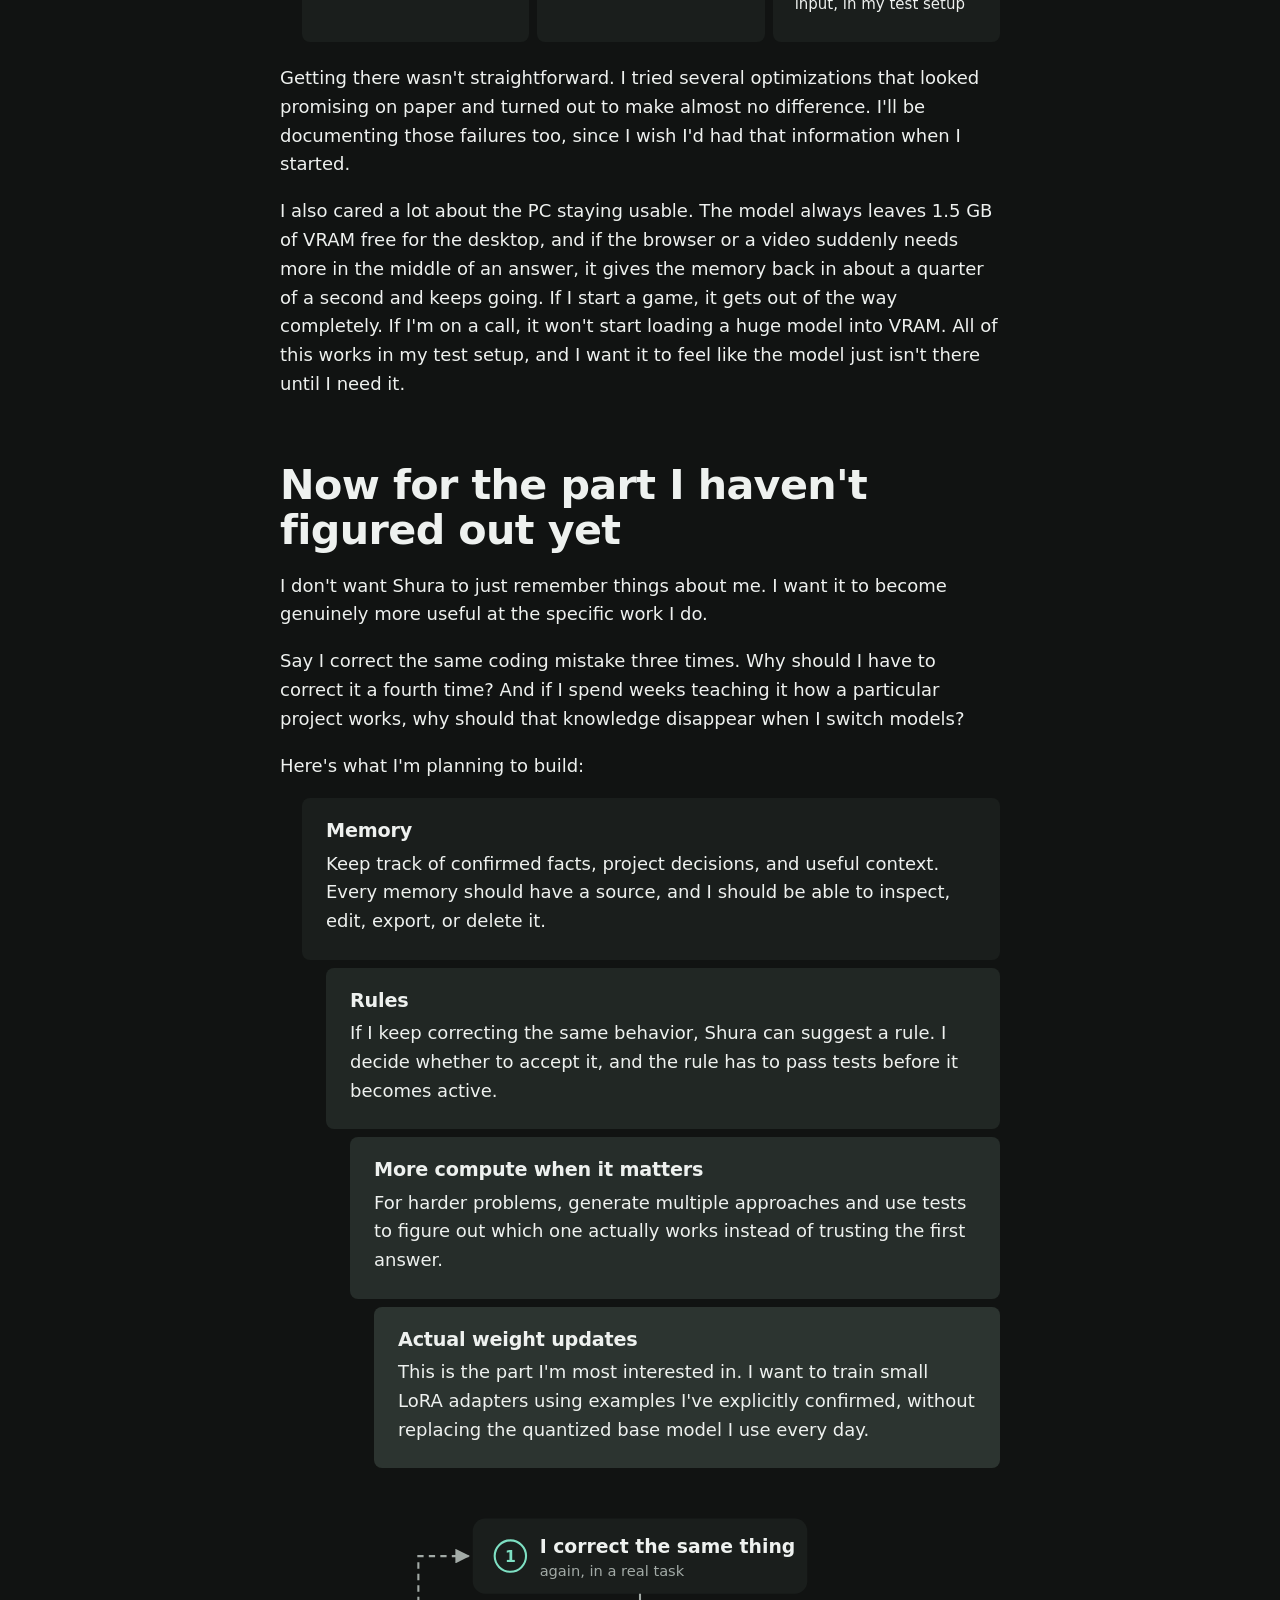
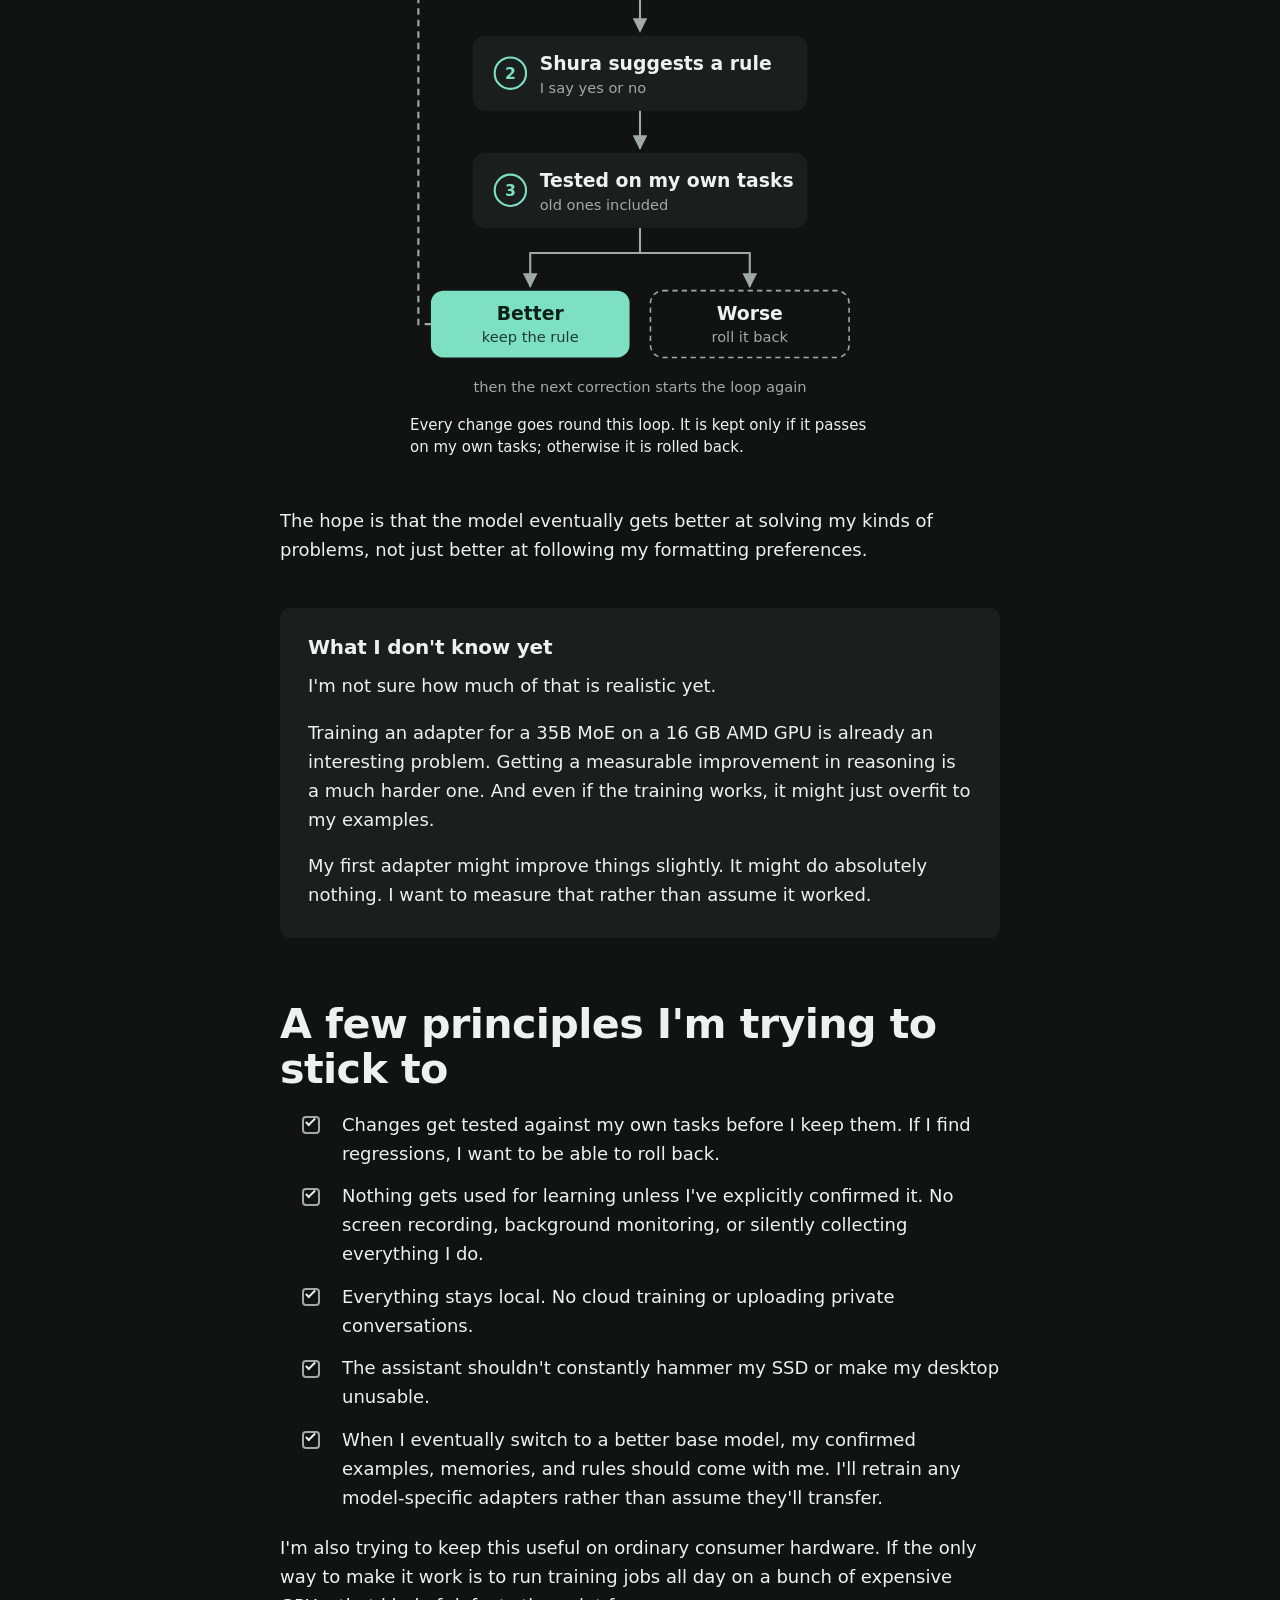
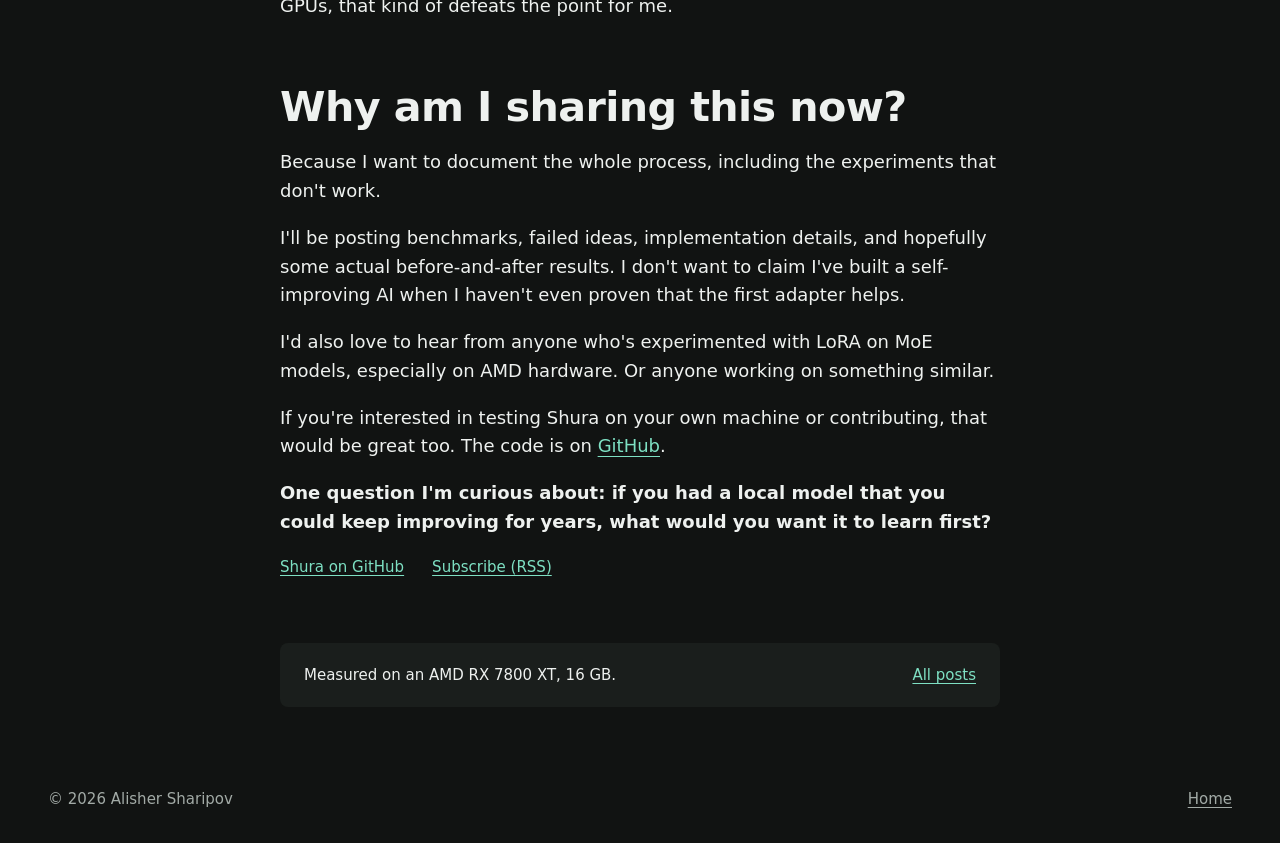
<file: blog/local-llm-that-gets-better/index.html>
<!doctype html>
<html lang="en">
<head>
<meta charset="utf-8">
<meta name="viewport" content="width=device-width, initial-scale=1, viewport-fit=cover">
<title data-ru="Я строю локальную LLM, которая становится лучше, чем дольше я ей пользуюсь · Alisher Sharipov">I'm building a local LLM that actually gets better the longer I use it · Alisher Sharipov</title>
<meta name="description" content="Shura: a local AI coding assistant on one RX 7800 XT that should keep improving from the work we do together. The plan, the principles, and what I don't know yet.">
<meta property="og:title" content="I'm building a local LLM that actually gets better the longer I use it">
<meta property="og:description" content="Shura: a local AI coding assistant on one RX 7800 XT that should keep improving from the work we do together.">
<meta property="og:type" content="article">
<meta property="og:url" content="https://hikkian.github.io/blog/local-llm-that-gets-better/">
<meta property="og:image" content="https://hikkian.github.io/blog/img/post1-preview.png">
<meta property="og:image:width" content="1200">
<meta property="og:image:height" content="630">
<meta name="twitter:card" content="summary_large_image">
<meta name="twitter:image" content="https://hikkian.github.io/blog/img/post1-preview.png">
<meta name="theme-color" content="#111312">
<link rel="canonical" href="https://hikkian.github.io/blog/local-llm-that-gets-better/">
<link rel="icon" href="../../favicon.ico" sizes="32x32">
<link rel="stylesheet" href="../../style.css">
<link rel="stylesheet" href="../blog.css">
<link rel="alternate" type="application/rss+xml" title="Alisher Sharipov · Blog" href="https://hikkian.github.io/blog/feed.xml">
</head>
<body>

<header class="top">
  <div class="wrap top-in">
    <a class="name" href="../../">Alisher Sharipov</a>
    <nav aria-label="Sections">
      <a href="../../#projects" data-ru="Проекты">Projects</a>
      <a href="../../#work" data-ru="Опыт">Experience</a>
      <a href="../../#contact" data-ru="Контакты">Contact</a>
      <a href="../" aria-current="page" data-ru="Блог">Blog</a>
      <button class="lang" type="button" id="lang" title="Русский / English">RU</button>
    </nav>
  </div>
</header>

<main class="wrap post">
  <article>
    <header class="post-head">
      <h1 data-ru="Я строю локальную LLM, которая становится лучше, чем дольше я ей пользуюсь">I'm building a local LLM that actually gets better the longer I use it</h1>
      <p class="post-lead" data-ru="Я уже какое-то время запускаю локальные модели, и есть одна вещь, которая не даёт мне покоя.">I've been running local models for a while now, and there's one thing that keeps bothering me.</p>
      <p class="post-meta" data-ru="<time datetime=&quot;2026-11-09&quot;>9 ноября 2026</time> · 5 мин чтения"><time datetime="2026-11-09">November 9, 2026</time> · 5 min read</p>
      <nav class="toc" aria-label="On this page">
        <a href="#hardware" data-ru="Железо">The hardware</a>
        <a href="#next" data-ru="То, что я пока не понял">The part I haven't figured out</a>
        <a href="#principles" data-ru="Принципы">Principles</a>
        <a href="#why" data-ru="Зачем я об этом пишу">Why I'm sharing this</a>
      </nav>
    </header>

    <div class="post-body">
      <p data-ru="Каждый раз, когда выходит модель получше, я переключаюсь на неё, настраиваю всё заново, объясняю свои предпочтения, исправляю одни и те же ошибки и по сути начинаю с нуля. Новая модель может быть умнее, но она ничему не научилась за те месяцы, что я провёл с предыдущей.">Every time a better model comes out, I switch to it, get everything configured again, explain my preferences, correct the same mistakes, and basically start over. The new model might be smarter, but it hasn't learned anything from the months I spent working with the previous one.</p>
      <p data-ru="Я хочу проверить, могу ли я это изменить.">I want to see if I can change that.</p>
      <p data-ru="Я строю <strong>Shura</strong> — локального ИИ-ассистента для программирования, который я хочу со временем улучшать. Не просто обновляя базовую модель, а учась на той работе, которую мы делаем вместе.">I'm building <strong>Shura</strong>, a local AI coding assistant that I want to keep improving over time. Not just by upgrading the base model, but by learning from the work we do together.</p>
      <p data-ru="И я пытаюсь сделать это на обычном домашнем компьютере, без выделенного сервера и дорогих видеокарт.">And I'm trying to do it on my regular desktop, without a dedicated server or expensive GPUs.</p>

      <h2 id="hardware" data-ru="Железо и то, что уже работает">The hardware and what I've got working</h2>
      <p data-ru="Конфигурация у меня довольно скромная:">My setup is pretty modest:</p>
      <ul class="spec">
        <li data-ru="Ryzen 5 5600">Ryzen 5 5600</li>
        <li data-ru="32 ГБ DDR4">32 GB DDR4</li>
        <li data-ru="RX 7800 XT (16 ГБ VRAM)">RX 7800 XT (16 GB VRAM)</li>
        <li data-ru="Fedora Linux + ROCm">Fedora Linux + ROCm</li>
      </ul>
      <p data-ru="Сейчас я запускаю дообученную версию Qwen3.6-35B-A3B — MoE-модель примерно с 3B активных параметров. Большая часть модели сидит на видеокарте, а часть экспертов вынесена в оперативную память.">I'm currently running a Qwen3.6-35B-A3B finetune, a MoE model with roughly 3B active parameters. Most of the model sits on the GPU, and some of the experts are offloaded to system RAM.</p>
      <p data-ru="После довольно долгих экспериментов я получаю около <strong>78 ток/с на декодировании с MTP</strong> на обычных задачах по программированию (до ~28k контекста). Для более длинных задач можно дойти до контекста 200k, и примерно <strong>1000 ток/с на префилле входа в 100k токенов</strong> — в моей тестовой конфигурации.">After quite a bit of experimenting, I'm getting around <strong>78 tok/s decode with MTP</strong> on normal coding workloads (up to ~28k context). For longer tasks, I can go up to 200k context, with roughly <strong>1,000 tok/s prefill on a 100k-token input</strong> in my test setup.</p>
      <ul class="stats" aria-label="Key numbers">
        <li><b>78<small>&nbsp;tok/s</small></b><span data-ru="декодирование с MTP на обычных задачах по программированию, до ~28k контекста">decode with MTP on normal coding work, up to ~28k context</span></li>
        <li><b>200k</b><span data-ru="контекст для длинных задач">context for longer tasks</span></li>
        <li><b>~1,000<small>&nbsp;tok/s</small></b><span data-ru="префилл входа в 100k токенов, в моей тестовой конфигурации">prefill on a 100k-token input, in my test setup</span></li>
      </ul>
      <p data-ru="Добраться до этого было непросто. Я попробовал несколько оптимизаций, которые на бумаге выглядели многообещающе, а на деле почти ничего не меняли. Я буду описывать и эти неудачи, потому что жалею, что не знал этой информации, когда начинал.">Getting there wasn't straightforward. I tried several optimizations that looked promising on paper and turned out to make almost no difference. I'll be documenting those failures too, since I wish I'd had that information when I started.</p>
      <p data-ru="Мне было очень важно, чтобы компьютер оставался удобным. Модель всегда оставляет рабочему столу 1,5 ГБ видеопамяти, и если браузеру или видео посреди ответа вдруг понадобится больше, она отдаёт память примерно за четверть секунды и продолжает отвечать. Если я запускаю игру, она полностью уходит с дороги. Если я на звонке, она не начнёт загружать огромную модель в видеопамять. Всё это работает в моей тестовой конфигурации, и я хочу, чтобы модели как будто не было, пока она мне не нужна.">I also cared a lot about the PC staying usable. The model always leaves 1.5 GB of VRAM free for the desktop, and if the browser or a video suddenly needs more in the middle of an answer, it gives the memory back in about a quarter of a second and keeps going. If I start a game, it gets out of the way completely. If I'm on a call, it won't start loading a huge model into VRAM. All of this works in my test setup, and I want it to feel like the model just isn't there until I need it.</p>

      <h2 id="next" data-ru="Теперь о том, что я пока не понял">Now for the part I haven't figured out yet</h2>
      <p data-ru="Я не хочу, чтобы Shura просто запоминала что-то обо мне. Я хочу, чтобы она стала по-настоящему полезнее в той конкретной работе, которой я занимаюсь.">I don't want Shura to just remember things about me. I want it to become genuinely more useful at the specific work I do.</p>
      <p data-ru="Допустим, я трижды исправляю одну и ту же ошибку в коде. Почему я должен исправлять её в четвёртый раз? А если я недели потрачу на то, чтобы объяснить, как устроен конкретный проект, почему эти знания должны пропасть, когда я переключаюсь на другую модель?">Say I correct the same coding mistake three times. Why should I have to correct it a fourth time? And if I spend weeks teaching it how a particular project works, why should that knowledge disappear when I switch models?</p>
      <p data-ru="Вот что я собираюсь построить:">Here's what I'm planning to build:</p>
      <ol class="ladder">
        <li>
          <h3 data-ru="Память">Memory</h3>
          <p data-ru="Хранить подтверждённые факты, решения по проекту и полезный контекст. У каждой записи должен быть источник, и я должен иметь возможность посмотреть, отредактировать, выгрузить или удалить её.">Keep track of confirmed facts, project decisions, and useful context. Every memory should have a source, and I should be able to inspect, edit, export, or delete it.</p>
        </li>
        <li>
          <h3 data-ru="Правила">Rules</h3>
          <p data-ru="Если я снова и снова поправляю одно и то же поведение, Shura может предложить правило. Принимать его или нет решаю я, и правило должно пройти тесты, прежде чем вступит в силу.">If I keep correcting the same behavior, Shura can suggest a rule. I decide whether to accept it, and the rule has to pass tests before it becomes active.</p>
        </li>
        <li>
          <h3 data-ru="Больше вычислений, когда это важно">More compute when it matters</h3>
          <p data-ru="Для сложных задач генерировать несколько подходов и с помощью тестов выяснять, какой из них действительно работает, вместо того чтобы доверять первому ответу.">For harder problems, generate multiple approaches and use tests to figure out which one actually works instead of trusting the first answer.</p>
        </li>
        <li>
          <h3 data-ru="Реальные обновления весов">Actual weight updates</h3>
          <p data-ru="Это та часть, которая интересует меня больше всего. Я хочу обучать небольшие адаптеры LoRA на примерах, которые я явно подтвердил, не заменяя квантованную базовую модель, которой я пользуюсь каждый день.">This is the part I'm most interested in. I want to train small LoRA adapters using examples I've explicitly confirmed, without replacing the quantized base model I use every day.</p>
        </li>
      </ol>
      <figure class="cycle">
        <svg viewBox="0 0 440 470" role="img" aria-labelledby="cycle-t cycle-d">
          <title id="cycle-t" data-ru="Как одно изменение проходит через цикл">How one change goes through the loop</title>
          <desc id="cycle-d" data-ru="Шаг 1: я снова исправляю то же самое. Шаг 2: Shura предлагает правило, и я говорю да или нет. Шаг 3: правило проверяется на моих задачах. Затем развилка: если стало лучше, правило остаётся; если хуже, его откатывают. В любом случае цикл начинается заново со следующей правки.">Step 1: I correct the same thing again. Step 2: Shura suggests a rule and I say yes or no. Step 3: the rule is tested on my own tasks. Then it splits: if the tasks got better, the rule is kept; if anything got worse, it is rolled back. Either way the loop starts again with the next correction.</desc>
          <defs>
            <marker id="arrow" viewBox="0 0 10 10" refX="9" refY="5" markerWidth="7" markerHeight="7" orient="auto-start-reverse">
              <path d="M0 0 L10 5 L0 10 z" class="arrowhead"/>
            </marker>
          </defs>
          <rect class="node" x="60" y="10" width="320" height="72" rx="12"/>
          <circle class="step" cx="96" cy="46" r="15"/><text x="96" y="46" class="step-n">1</text>
          <text x="124" y="37" class="label-l" data-ru="Снова исправляю то же">I correct the same thing</text>
          <text x="124" y="60" class="sub-l" data-ru="снова, на реальной задаче">again, in a real task</text>

          <rect class="node" x="60" y="122" width="320" height="72" rx="12"/>
          <circle class="step" cx="96" cy="158" r="15"/><text x="96" y="158" class="step-n">2</text>
          <text x="124" y="149" class="label-l" data-ru="Shura предлагает правило">Shura suggests a rule</text>
          <text x="124" y="172" class="sub-l" data-ru="я говорю да или нет">I say yes or no</text>

          <rect class="node" x="60" y="234" width="320" height="72" rx="12"/>
          <circle class="step" cx="96" cy="270" r="15"/><text x="96" y="270" class="step-n">3</text>
          <text x="124" y="261" class="label-l" data-ru="Проверка на моих задачах">Tested on my own tasks</text>
          <text x="124" y="284" class="sub-l" data-ru="старые тоже учитываются">old ones included</text>

          <rect class="node node-good" x="20" y="366" width="190" height="64" rx="12"/>
          <text x="115" y="388" class="label-good" data-ru="Лучше">Better</text>
          <text x="115" y="410" class="sub-good" data-ru="оставить правило">keep the rule</text>
          <rect class="node node-bad" x="230" y="366" width="190" height="64" rx="12"/>
          <text x="325" y="388" class="label" data-ru="Хуже">Worse</text>
          <text x="325" y="410" class="sub" data-ru="откатить">roll it back</text>

          <path class="flow" d="M220 82 V118" marker-end="url(#arrow)"/>
          <path class="flow" d="M220 194 V230" marker-end="url(#arrow)"/>
          <path class="flow" d="M220 306 V330 H115 V362" marker-end="url(#arrow)"/>
          <path class="flow" d="M220 330 H325 V362" marker-end="url(#arrow)"/>
          <path class="loop" d="M20 398 H8 V46 H56" marker-end="url(#arrow)"/>
          <text x="220" y="458" class="sub" data-ru="потом следующая правка запускает цикл заново">then the next correction starts the loop again</text>
        </svg>
        <figcaption data-ru="Каждое изменение проходит через этот цикл. Оно остаётся, только если проходит на моих задачах; иначе его откатывают.">Every change goes round this loop. It is kept only if it passes on my own tasks; otherwise it is rolled back.</figcaption>
      </figure>
      <p data-ru="Надежда в том, что модель в конце концов станет лучше решать задачи моего типа, а не только лучше следовать моим предпочтениям в оформлении.">The hope is that the model eventually gets better at solving my kinds of problems, not just better at following my formatting preferences.</p>
      <aside class="unknown">
        <h3 data-ru="Чего я пока не знаю">What I don't know yet</h3>
        <p data-ru="Я не уверен, насколько всё это реалистично.">I'm not sure how much of that is realistic yet.</p>
        <p data-ru="Обучить адаптер для 35B MoE на видеокарте AMD с 16 ГБ — уже интересная задача. Добиться измеримого улучшения в рассуждениях — гораздо сложнее. И даже если обучение сработает, адаптер может просто переобучиться на моих примерах.">Training an adapter for a 35B MoE on a 16 GB AMD GPU is already an interesting problem. Getting a measurable improvement in reasoning is a much harder one. And even if the training works, it might just overfit to my examples.</p>
        <p data-ru="Мой первый адаптер может немного улучшить работу. А может вообще ничего не изменить. Я хочу это измерить, а не считать, что он сработал.">My first adapter might improve things slightly. It might do absolutely nothing. I want to measure that rather than assume it worked.</p>
      </aside>

      <h2 id="principles" data-ru="Несколько принципов, которых я стараюсь придерживаться">A few principles I'm trying to stick to</h2>
      <ul class="checklist">
        <li data-ru="Изменения проверяются на моих собственных задачах, прежде чем я их оставлю. Если нахожу регрессии, должна быть возможность откатить.">Changes get tested against my own tasks before I keep them. If I find regressions, I want to be able to roll back.</li>
        <li data-ru="Ничего не используется для обучения без моего явного подтверждения. Никакой записи экрана, фонового наблюдения или тихого сбора всего, что я делаю.">Nothing gets used for learning unless I've explicitly confirmed it. No screen recording, background monitoring, or silently collecting everything I do.</li>
        <li data-ru="Всё остаётся локально. Никакого облачного обучения и никакой выгрузки личных переписок.">Everything stays local. No cloud training or uploading private conversations.</li>
        <li data-ru="Ассистент не должен постоянно нагружать SSD или делать рабочий стол непригодным для работы.">The assistant shouldn't constantly hammer my SSD or make my desktop unusable.</li>
        <li data-ru="Когда я в итоге переключусь на более сильную базовую модель, мои подтверждённые примеры, воспоминания и правила должны переехать вместе со мной. Адаптеры, привязанные к конкретной модели, я буду переобучать, а не надеяться, что они перенесутся.">When I eventually switch to a better base model, my confirmed examples, memories, and rules should come with me. I'll retrain any model-specific adapters rather than assume they'll transfer.</li>
      </ul>
      <p data-ru="Я также стараюсь, чтобы всё это было полезно на обычном потребительском железе. Если единственный способ заставить это работать — весь день гонять обучение на кучке дорогих видеокарт, для меня это лишает смысла всю затею.">I'm also trying to keep this useful on ordinary consumer hardware. If the only way to make it work is to run training jobs all day on a bunch of expensive GPUs, that kind of defeats the point for me.</p>

      <h2 id="why" data-ru="Зачем я делюсь этим сейчас?">Why am I sharing this now?</h2>
      <p data-ru="Потому что я хочу задокументировать весь процесс, включая эксперименты, которые не сработали.">Because I want to document the whole process, including the experiments that don't work.</p>
      <p data-ru="Я буду публиковать бенчмарки, неудачные идеи, детали реализации и, надеюсь, реальные результаты «до и после». Я не хочу заявлять, что построил самообучающийся ИИ, пока даже не доказал, что первый адаптер помогает.">I'll be posting benchmarks, failed ideas, implementation details, and hopefully some actual before-and-after results. I don't want to claim I've built a self-improving AI when I haven't even proven that the first adapter helps.</p>
      <p data-ru="Я буду рад услышать от всех, кто экспериментировал с LoRA на MoE-моделях, особенно на железе AMD. Или от тех, кто работает над чем-то похожим.">I'd also love to hear from anyone who's experimented with LoRA on MoE models, especially on AMD hardware. Or anyone working on something similar.</p>
      <p data-ru="Если вам интересно протестировать Shura на своей машине или помочь с кодом, это тоже было бы здорово. Код лежит на <a href=&quot;https://github.com/hikkian/shura&quot;>GitHub</a>.">If you're interested in testing Shura on your own machine or contributing, that would be great too. The code is on <a href="https://github.com/hikkian/shura">GitHub</a>.</p>
      <p><strong data-ru="Один вопрос, который мне правда интересен: если бы у вас была локальная модель, которую можно было бы годами постепенно улучшать, чему вы бы хотели, чтобы она научилась в первую очередь?">One question I'm curious about: if you had a local model that you could keep improving for years, what would you want it to learn first?</strong></p>
      <p class="links">
        <a href="https://github.com/hikkian/shura" data-ru="Shura на GitHub">Shura on GitHub</a>
        <a href="../subscribe.html" data-ru="Подписаться (RSS)">Subscribe (RSS)</a>
      </p>
    </div>

    <footer class="post-foot">
      <span data-ru="Измерено на AMD RX 7800 XT, 16 ГБ.">Measured on an AMD RX 7800 XT, 16 GB.</span>
      <a href="../" data-ru="Все записи">All posts</a>
    </footer>
  </article>
</main>

<footer class="foot wrap">
  <span>© 2026 Alisher Sharipov</span>
  <a href="../../" data-ru="На главную">Home</a>
</footer>

<script src="../blog.js" defer></script>
</body>
</html>
</file>
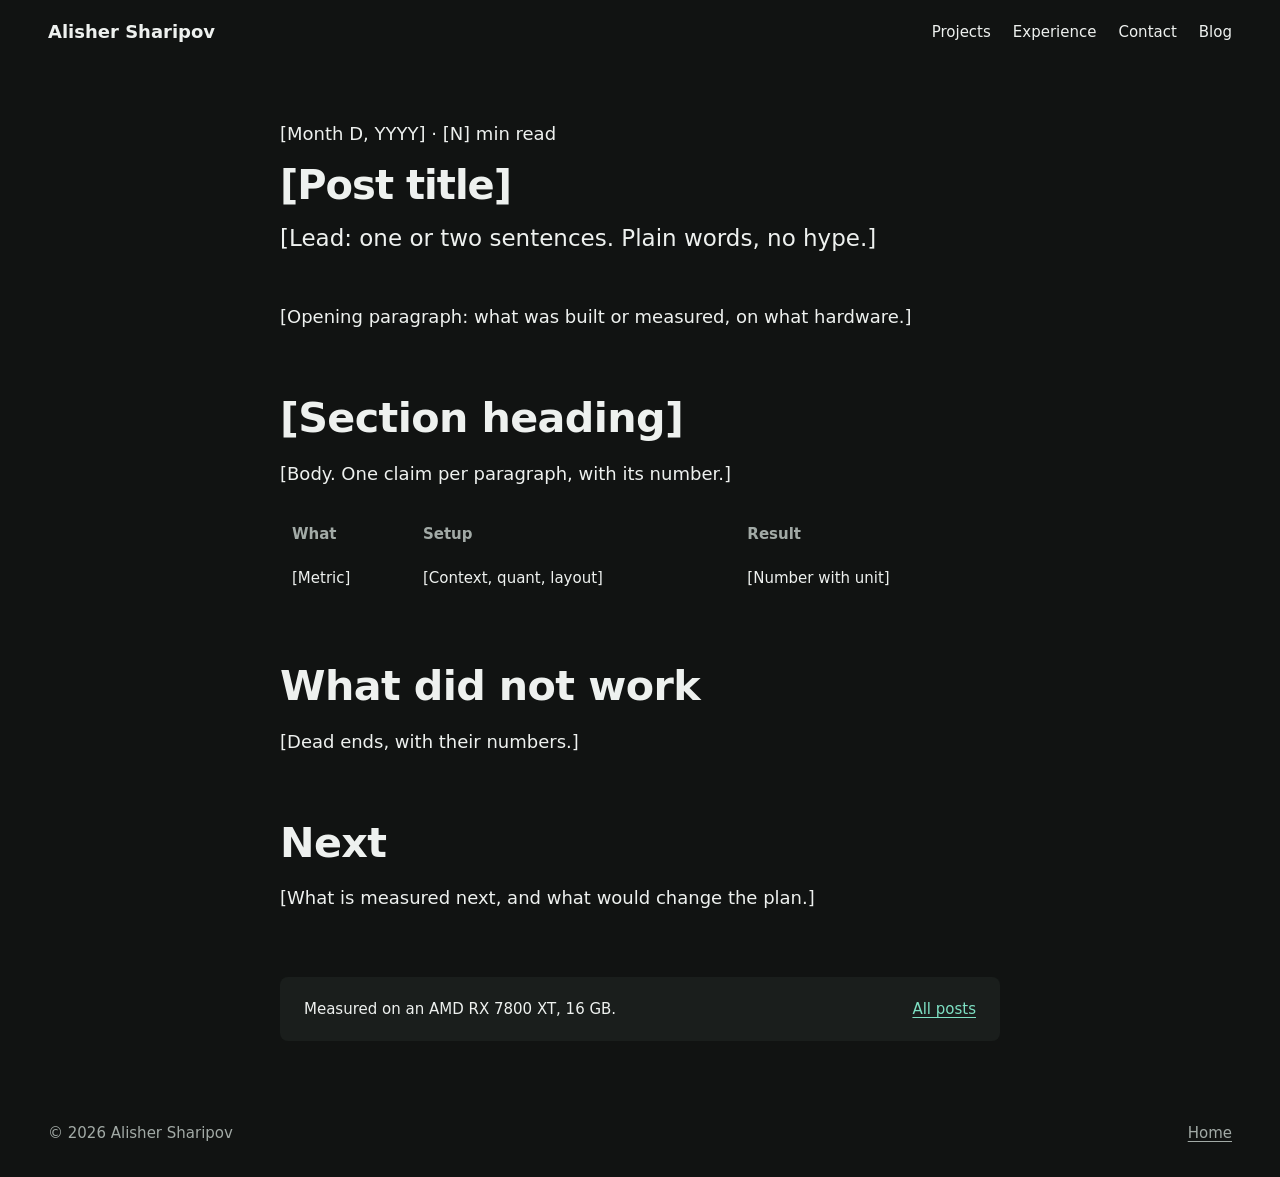
<file: blog/_template.html>
<!doctype html>
<html lang="en">
<head>
<meta charset="utf-8">
<meta name="viewport" content="width=device-width, initial-scale=1, viewport-fit=cover">
<meta name="robots" content="noindex">
<!-- TEMPLATE. Copy to blog/<slug>.html, replace every [BRACKETED] part, delete these comments.
     Every number in the body must match its line in reports/blog/POST1-FACTS.md (or the post's facts sheet). -->
<title>[Post title] · Alisher Sharipov</title>
<meta name="description" content="[One sentence: what the reader learns and the main number, if any.]">
<meta property="og:title" content="[Post title]">
<meta property="og:description" content="[Same as description]">
<meta property="og:type" content="article">
<meta property="og:url" content="https://hikkian.github.io/blog/[slug].html">
<meta name="theme-color" content="#111312">
<link rel="canonical" href="https://hikkian.github.io/blog/[slug].html">
<link rel="icon" href="../favicon.ico" sizes="32x32">
<link rel="stylesheet" href="../style.css">
<link rel="stylesheet" href="blog.css">
</head>
<body>

<header class="top">
  <div class="wrap top-in">
    <a class="name" href="../">Alisher Sharipov</a>
    <nav aria-label="Sections">
      <a href="../#projects">Projects</a>
      <a href="../#work">Experience</a>
      <a href="../#contact">Contact</a>
      <a href="./" aria-current="page">Blog</a>
    </nav>
  </div>
</header>

<main class="wrap post">
  <article>
    <header class="post-head">
      <p class="post-meta"><time datetime="[YYYY-MM-DD]">[Month D, YYYY]</time> · [N] min read</p>
      <h1>[Post title]</h1>
      <p class="post-lead">[Lead: one or two sentences. Plain words, no hype.]</p>
    </header>

    <div class="post-body">
      <p>[Opening paragraph: what was built or measured, on what hardware.]</p>

      <h2>[Section heading]</h2>
      <p>[Body. One claim per paragraph, with its number.]</p>

      <div class="table-wrap">
        <table class="facts-table">
          <thead>
            <tr><th>What</th><th>Setup</th><th>Result</th></tr>
          </thead>
          <tbody>
            <tr><td>[Metric]</td><td>[Context, quant, layout]</td><td>[Number with unit]</td></tr>
          </tbody>
        </table>
      </div>

      <h2>What did not work</h2>
      <p>[Dead ends, with their numbers.]</p>

      <h2>Next</h2>
      <p>[What is measured next, and what would change the plan.]</p>
    </div>

    <footer class="post-foot">
      <span>Measured on an AMD RX 7800 XT, 16 GB.</span>
      <a href="../blog/">All posts</a>
    </footer>
  </article>
</main>

<footer class="foot wrap">
  <span>© 2026 Alisher Sharipov</span>
  <a href="../">Home</a>
</footer>

</body>
</html>
</file>
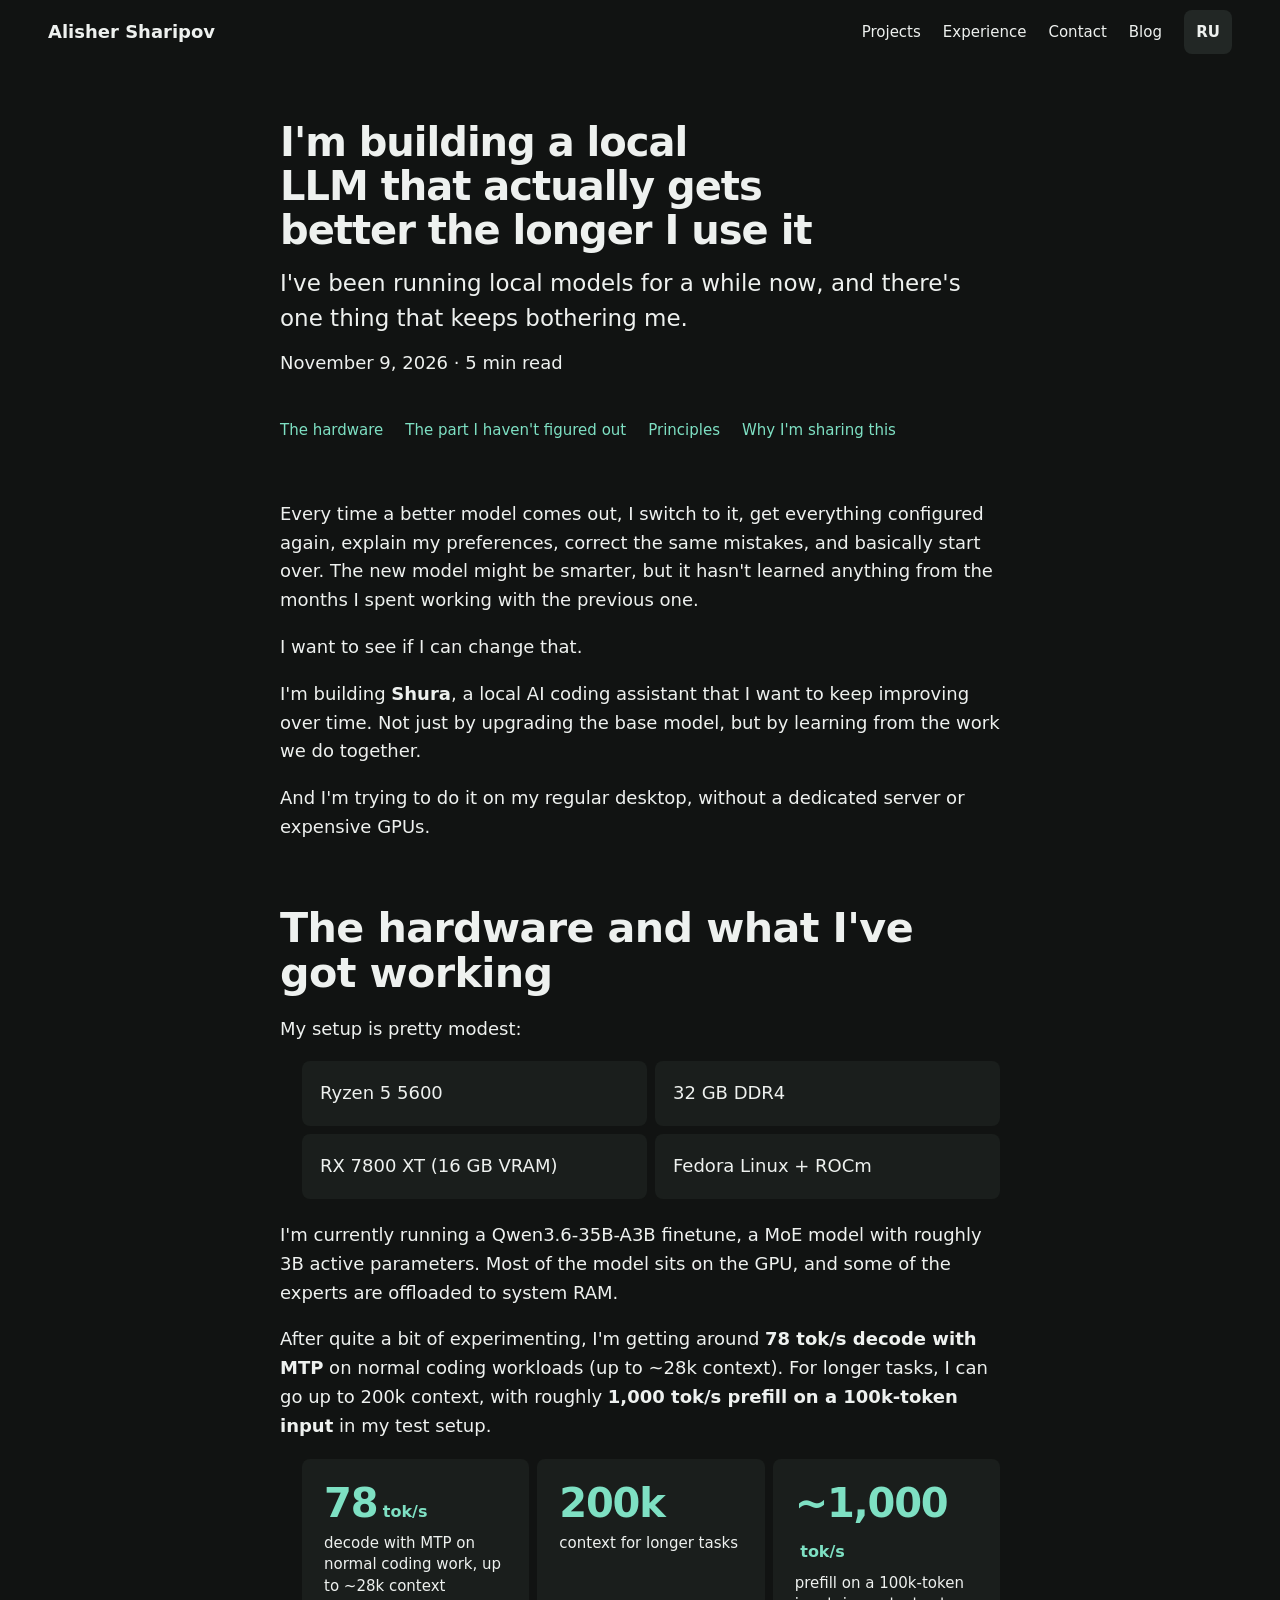
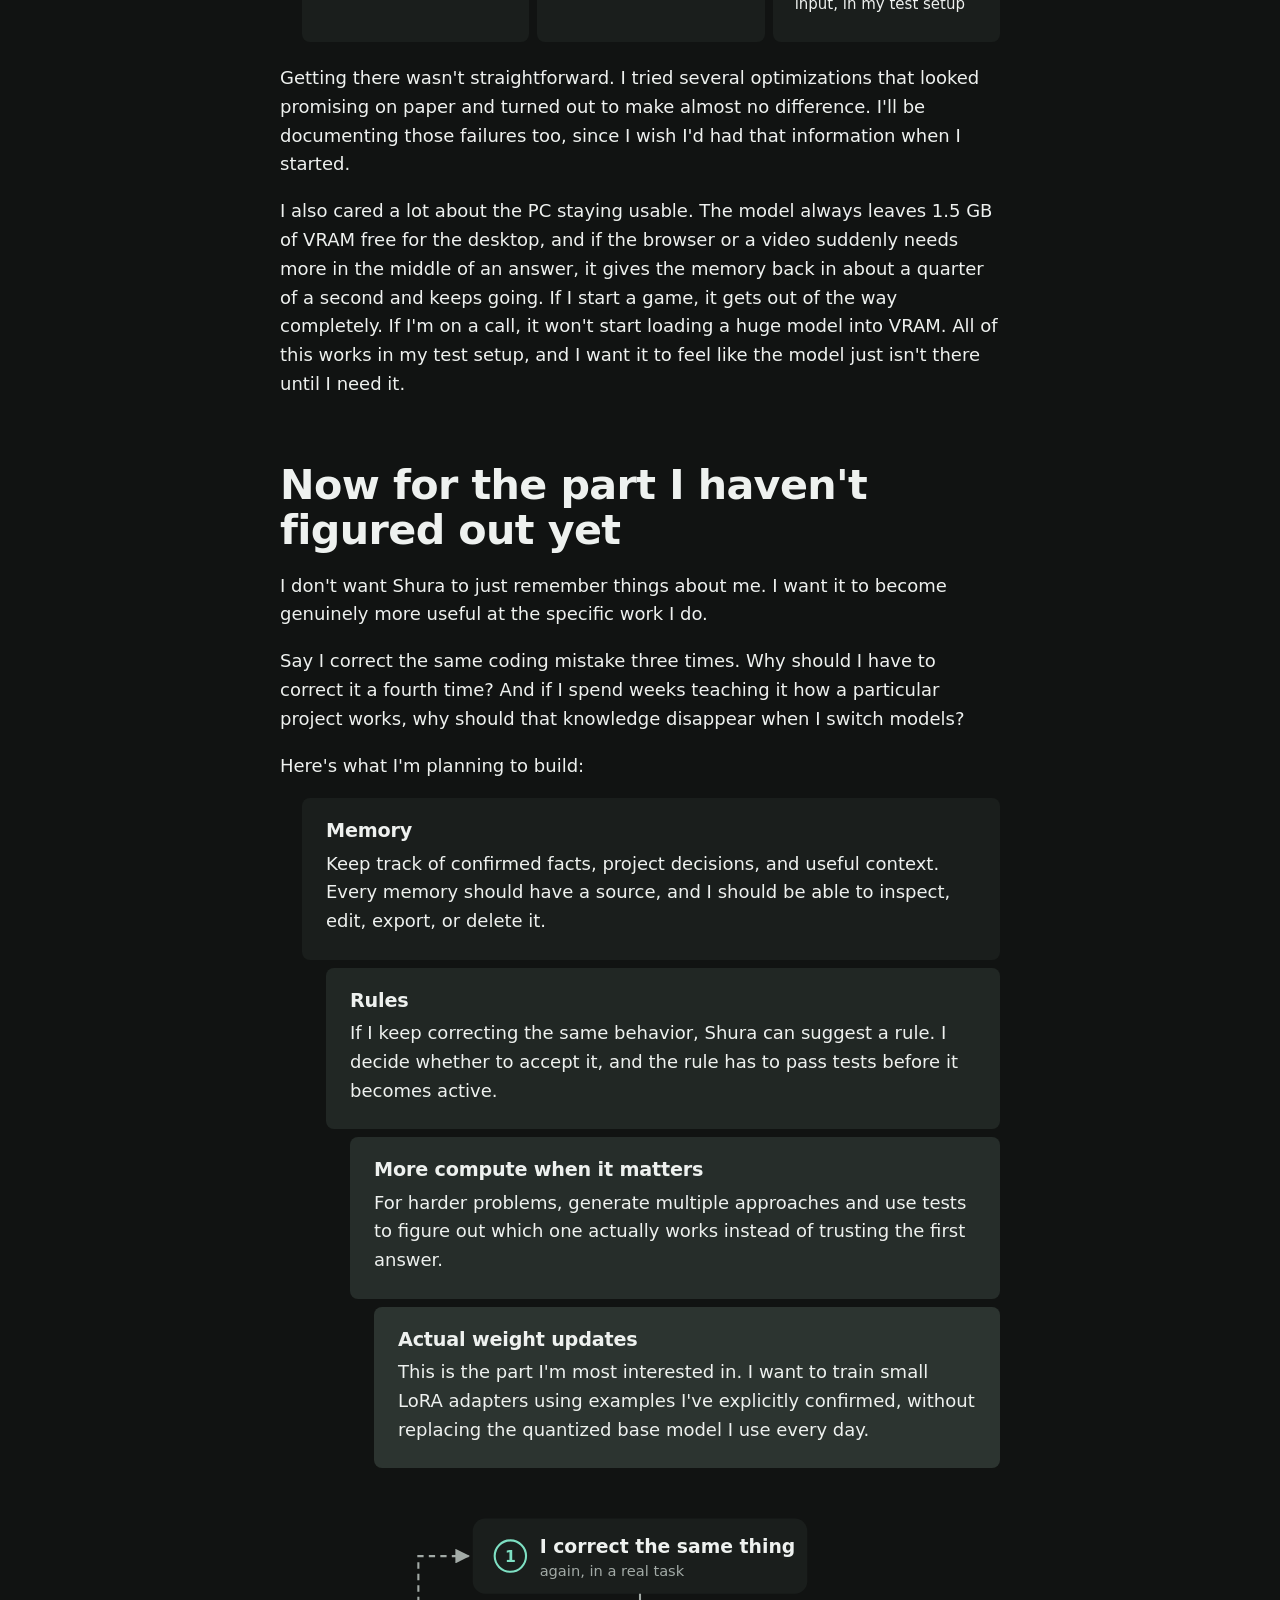
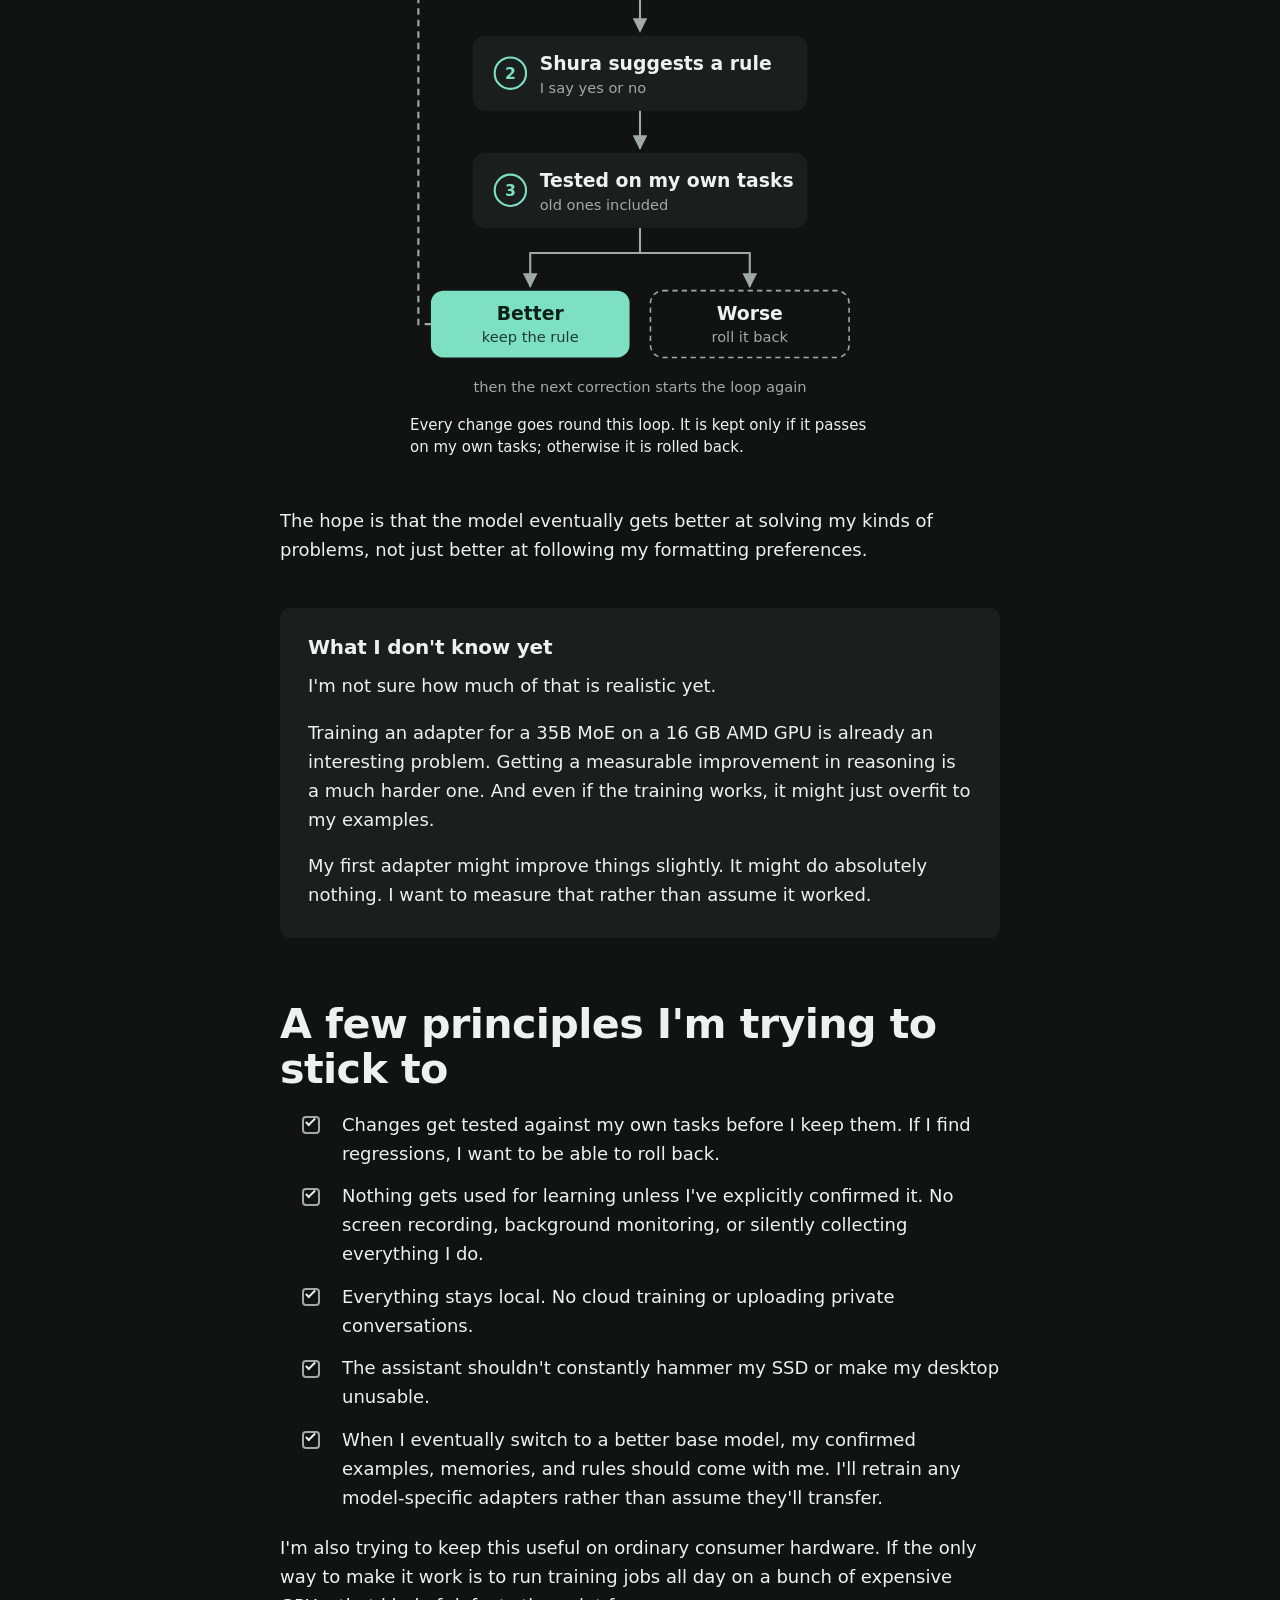
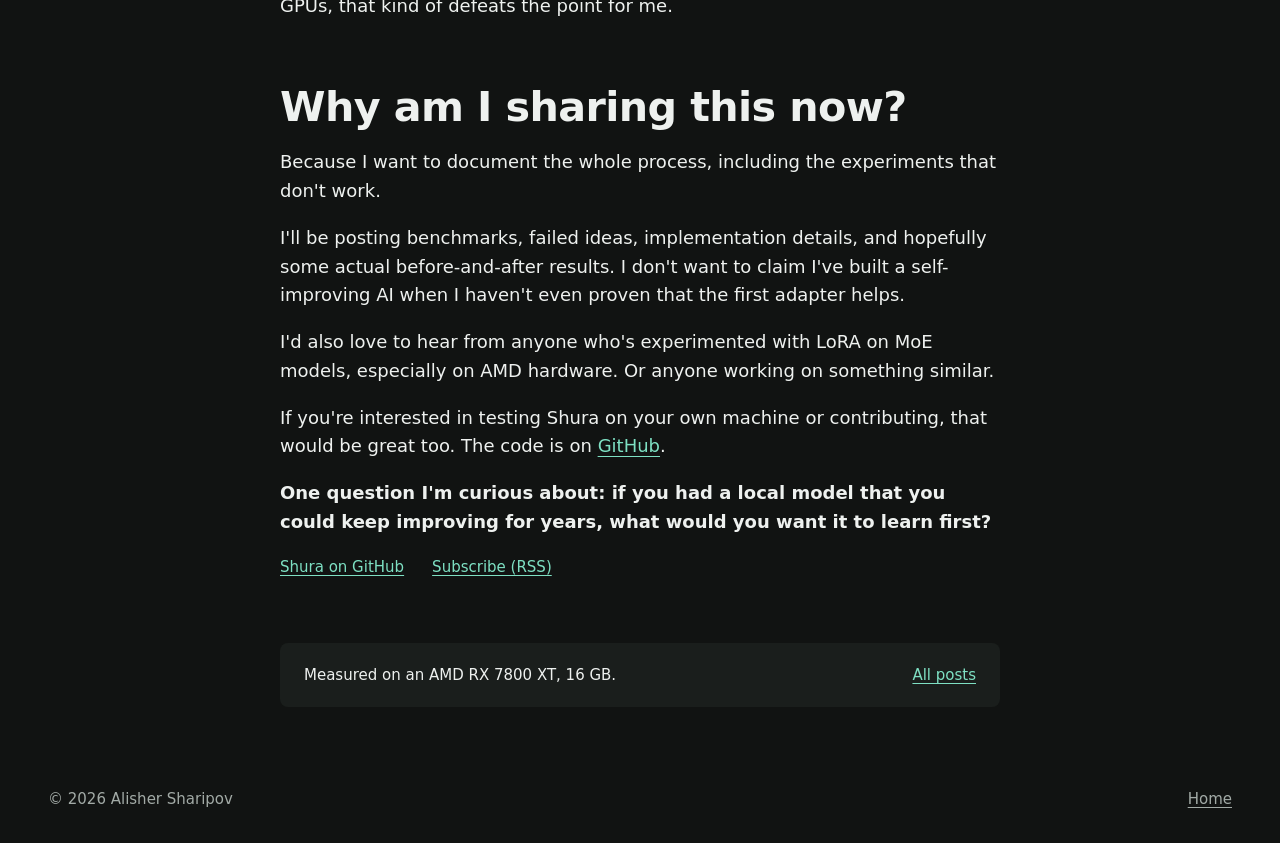
<file: blog/local-llm-that-gets-better.html>
<!doctype html>
<html lang="en"><head><meta charset="utf-8">
<title>Moved</title>
<link rel="canonical" href="https://hikkian.github.io/blog/local-llm-that-gets-better/">
<meta http-equiv="refresh" content="0; url=https://hikkian.github.io/blog/local-llm-that-gets-better/">
<meta name="robots" content="noindex">
</head><body><p>This post moved to <a href="https://hikkian.github.io/blog/local-llm-that-gets-better/">https://hikkian.github.io/blog/local-llm-that-gets-better/</a>.</p>
<script>location.replace("https://hikkian.github.io/blog/local-llm-that-gets-better/" + location.hash);</script></body></html>
</file>
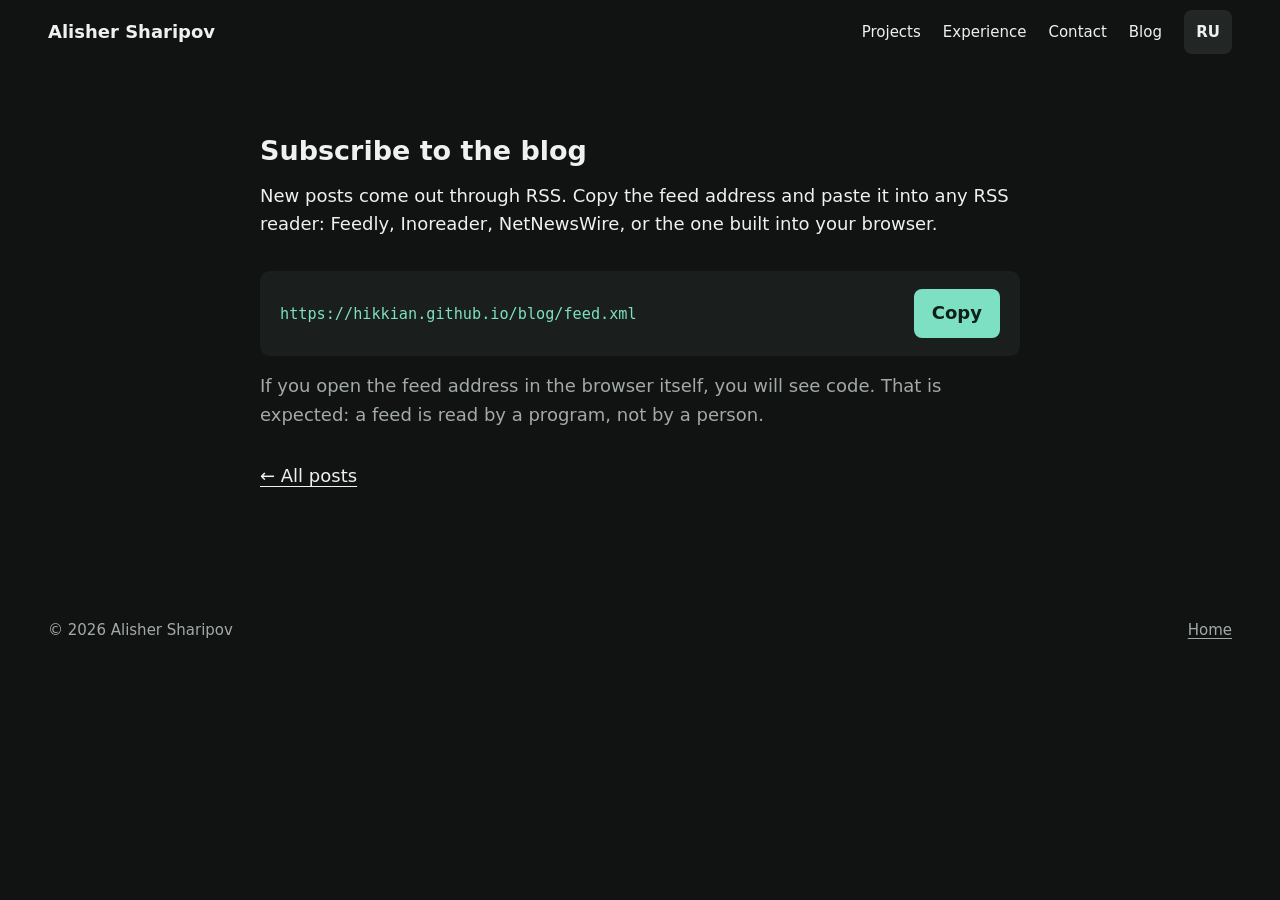
<file: blog/subscribe.html>
<!doctype html>
<html lang="en">
<head>
<meta charset="utf-8">
<meta name="viewport" content="width=device-width, initial-scale=1, viewport-fit=cover">
<title>Subscribe to the blog · Alisher Sharipov</title>
<meta name="description" content="Notes from building a local AI coding setup on a consumer GPU: measured numbers, dead ends, and what comes next.">
<meta name="theme-color" content="#111312">
<link rel="canonical" href="https://hikkian.github.io/blog/">
<link rel="alternate" type="application/rss+xml" title="Alisher Sharipov · Blog" href="feed.xml">
<link rel="icon" href="../favicon.ico" sizes="32x32">
<link rel="stylesheet" href="../style.css">
<link rel="stylesheet" href="blog.css">
</head>
<body>

<header class="top">
  <div class="wrap top-in">
    <a class="name" href="../">Alisher Sharipov</a>
    <nav aria-label="Sections">
      <a href="../#projects" data-ru="Проекты">Projects</a>
      <a href="../#work" data-ru="Опыт">Experience</a>
      <a href="../#contact" data-ru="Контакты">Contact</a>
      <a href="./" data-ru="Блог">Blog</a>
      <button class="lang" type="button" id="lang" title="Русский / English">RU</button>
    </nav>
  </div>
</header>

<main class="wrap blog sub-page">
  <section class="blog-head">
    <h1 data-ru="Подписка на блог">Subscribe to the blog</h1>
    <p class="blog-lead" data-ru="Новые посты приходят через RSS. Скопируйте адрес ленты и вставьте его в любую RSS-читалку: Feedly, Inoreader, NetNewsWire или встроенную в браузер.">New posts come out through RSS. Copy the feed address and paste it into any RSS reader: Feedly, Inoreader, NetNewsWire, or the one built into your browser.</p>
  </section>
  <div class="sub-box">
    <code id="feed-url">https://hikkian.github.io/blog/feed.xml</code>
    <button type="button" id="copy-feed" class="btn" data-ru="Скопировать">Copy</button>
  </div>
  <p class="sub-note" data-ru="Если открыть адрес ленты прямо в браузере, вы увидите код. Так и должно быть: ленту читает программа, а не человек.">If you open the feed address in the browser itself, you will see code. That is expected: a feed is read by a program, not by a person.</p>
  <p><a href="./" data-ru="← Все посты">← All posts</a></p>
</main>

<script>
document.getElementById('copy-feed').addEventListener('click', function () {
  var b = this, t = document.getElementById('feed-url').textContent;
  (navigator.clipboard ? navigator.clipboard.writeText(t) : Promise.reject()).then(function () {
    var o = b.textContent; b.textContent = document.documentElement.lang === 'ru' ? 'Скопировано' : 'Copied';
    setTimeout(function () { b.textContent = o; }, 1500);
  }).catch(function () {});
});
</script>

<footer class="foot wrap">
  <span>© 2026 Alisher Sharipov</span>
  <a href="../" data-ru="На главную">Home</a>
</footer>

<script src="blog.js" defer></script>
</body>
</html>
</file>
<file: style.css>
:root {
  --bg: #111312;
  --surface: #1a1e1c;
  --surface-2: #222725;
  --ink: #eef1ef;
  --muted: #a2aaa6;
  --accent: #7ee0c3;
  --accent-ink: #0c1f19;
  --term: #0a0c0b;

  --step-small: 0.9375rem;
  --step-body: clamp(1.0625rem, 1rem + 0.2vw, 1.125rem);
  --step-lead: clamp(1.1875rem, 1.05rem + 0.5vw, 1.4375rem);
  --step-h3: clamp(1.75rem, 1.3rem + 1.6vw, 2.75rem);
  --step-head: clamp(2.25rem, 1.4rem + 3vw, 4rem);
  --step-display: clamp(2.375rem, 1rem + 5.4vw, 6rem);

  --gutter: clamp(20px, 4vw, 48px);
  --ease: cubic-bezier(.2, .7, .2, 1);
  --font: "TikTok Sans", system-ui, -apple-system, "Segoe UI", Roboto, sans-serif;
  --mono: "JetBrains Mono", ui-monospace, "SFMono-Regular", Menlo, Consolas, monospace;
}

*, *::before, *::after { box-sizing: border-box; }
html { -webkit-text-size-adjust: 100%; scroll-behavior: smooth; scroll-padding-top: 80px; }
body { margin: 0; background: var(--bg); color: var(--ink); font-family: var(--font); font-size: var(--step-body); line-height: 1.6; }
img { display: block; width: 100%; height: auto; }
a { color: inherit; text-underline-offset: 0.22em; text-decoration-thickness: 1px; }
a:hover { color: var(--accent); }
:focus-visible { outline: 2px solid var(--accent); outline-offset: 3px; }
::selection { background: var(--accent); color: var(--accent-ink); }
h1, h2, h3, h4 { margin: 0; line-height: 1.1; font-weight: 600; }
p { margin: 0; }
ul { list-style: none; margin: 0; padding: 0; }
.visually-hidden { position: absolute; width: 1px; height: 1px; overflow: hidden; clip: rect(0 0 0 0); white-space: nowrap; }
.wrap { width: min(1200px, 100% - 2 * var(--gutter)); margin-inline: auto; }

.button {
  display: inline-flex; align-items: center; justify-content: center; min-height: 48px; padding: 0 22px;
  background: var(--accent); color: var(--accent-ink); font-weight: 650; font-size: var(--step-small);
  text-decoration: none; border-radius: 8px; transition: transform .18s var(--ease), background-color .18s var(--ease);
}
.button:hover { color: var(--accent-ink); background: #a2ecd6; transform: translateY(-2px); }
.button:active { transform: none; }
.button.ghost { background: var(--surface-2); color: var(--ink); }
.button.ghost:hover { background: #2c3330; color: var(--ink); }
.quiet { font-size: var(--step-small); color: var(--muted); }

/* ---------- Top bar ---------- */
.top { position: sticky; top: 0; z-index: 10; background: var(--bg); }
.top-in { display: flex; align-items: center; justify-content: space-between; min-height: 64px; gap: 16px; }
.name { font-weight: 650; text-decoration: none; }
nav { display: flex; align-items: center; gap: 22px; font-size: var(--step-small); }
nav a { text-decoration: none; padding: 10px 0; }
.lang { font: inherit; font-weight: 650; color: var(--ink); background: var(--surface-2); border: 0; border-radius: 8px; min-height: 44px; min-width: 48px; cursor: pointer; }
.lang:hover { background: #2c3330; }

/* ---------- Hero ---------- */
.hero { display: grid; grid-template-columns: minmax(0, 5fr) minmax(0, 6fr); grid-template-rows: auto 1fr; gap: 40px 56px; padding: clamp(40px, 7vh, 88px) 0 72px; }
.hero h1 { grid-column: 1 / -1; font-size: var(--step-display); font-weight: 750; font-stretch: 110%; letter-spacing: -0.025em; line-height: 1.0; max-width: 20ch; }
.hero-text { display: grid; align-content: start; gap: 28px; }
.lead { font-size: var(--step-lead); line-height: 1.45; max-width: 40ch; }
.actions { display: flex; flex-wrap: wrap; align-items: center; gap: 12px 14px; }
.actions .quiet { flex-basis: 100%; }
.skills-inline { display: flex; flex-wrap: wrap; gap: 8px; margin-top: 8px; }
.skills-inline li { background: var(--surface); border-radius: 8px; padding: 6px 12px; font-size: var(--step-small); }
.remote { color: var(--accent); font-weight: 600; }

/* The terminal: a real-speed replay of Shura answering */
.term { margin: 0; background: var(--term); border-radius: 14px; overflow: hidden; font-size: 0.9375rem; align-self: start; }
.term-bar { display: flex; justify-content: space-between; align-items: center; padding: 12px 16px; background: #151917; color: var(--muted); font-size: 0.8125rem; }
.term-title { color: var(--ink); font-weight: 600; }
.term-state { display: inline-flex; align-items: center; gap: 8px; }
.live { width: 8px; height: 8px; border-radius: 50%; background: var(--accent); }
.term-body { padding: 18px 18px 8px; min-height: 252px; }
.t-user { color: var(--ink); margin-bottom: 12px; }
.t-mark { color: var(--accent); font-weight: 600; }
.t-out { margin: 0; font: 0.875rem/1.6 var(--mono); white-space: pre-wrap; color: #cfd6d2; line-height: 1.6; }
.t-out .add { color: var(--accent); }
.t-out .del { color: #f0a49a; }
.t-out::after { content: ""; display: inline-block; width: .55em; height: 1.05em; vertical-align: -0.2em; background: var(--accent); margin-left: 1px; animation: blink 1s steps(1) infinite; }
.t-out.done::after { animation: none; opacity: 0; }
@keyframes blink { 50% { opacity: 0; } }
.term-status { display: flex; justify-content: space-between; gap: 12px; padding: 10px 18px; color: var(--muted); font-size: 0.8125rem; background: #151917; }
.term-status b { color: var(--accent); font-size: 1rem; }
.term-ctx { display: flex; flex-wrap: wrap; align-items: center; gap: 10px 14px; padding: 14px 18px 16px; }
.ctx-label { font-size: var(--step-small); color: var(--muted); }
.chips { display: flex; flex-wrap: wrap; gap: 6px; }
.chips button {
  font: 600 0.875rem var(--font); color: var(--ink); background: var(--surface-2); border: 0; border-radius: 8px;
  min-width: 52px; min-height: 44px; padding: 0 10px; cursor: pointer; transition: background-color .15s var(--ease), color .15s var(--ease);
}
.chips button:hover { background: #2c3330; }
.chips button[aria-checked="true"] { background: var(--accent); color: var(--accent-ink); }
.term figcaption { font-size: var(--step-small); color: var(--muted); padding: 0 18px 18px; }

/* ---------- Numbers ---------- */
.numbers ul { display: grid; grid-template-columns: repeat(4, minmax(0, 1fr)); gap: 12px; }
.numbers li { background: var(--surface); border-radius: 14px; padding: 24px 22px; display: grid; gap: 8px; align-content: start; min-width: 0; overflow: hidden; }
.numbers b { white-space: nowrap; font-size: clamp(2rem, 1.4rem + 1.8vw, 3rem); font-weight: 750; font-stretch: 110%; letter-spacing: -0.02em; line-height: 1; color: var(--accent); }
.numbers li > span { font-size: var(--step-small); line-height: 1.45; }
.numbers b small { font-size: .42em; font-weight: 700; letter-spacing: 0; margin-left: .3em; }

/* ---------- Projects ---------- */
.section-h { font-size: var(--step-head); font-weight: 700; letter-spacing: -0.02em; margin-bottom: 40px; }
.projects { padding-top: 140px; }
.case { display: grid; gap: 24px; margin-bottom: 120px; }
.case-head { display: grid; grid-template-columns: auto 1fr auto; align-items: baseline; gap: 8px 20px; }
.case-head h3 { font-size: var(--step-h3); font-weight: 700; letter-spacing: -0.015em; }
.case-tag { color: var(--muted); font-size: var(--step-lead); }
.case-link { font-size: var(--step-small); }
.shot { background: var(--surface); border-radius: 14px; overflow: hidden; }
.shot img { transition: transform .6s var(--ease); }
.shot:hover img { transform: scale(1.015); }
.shot.light { background: #f3f6f4; padding: clamp(16px, 3vw, 40px); }
.shot-open { display: block; cursor: zoom-in; }
.shot-grid { display: grid; grid-template-columns: 1fr 1fr; gap: 12px; }
.shot-grid .big { grid-column: 1 / -1; }
.shot-grid .shot img { height: 100%; object-fit: cover; object-position: top left; }
.case-cols { display: grid; grid-template-columns: repeat(3, minmax(0, 1fr)); gap: 32px; }
.case-cols h4 { font-size: var(--step-small); color: var(--accent); font-weight: 650; margin-bottom: 8px; }
.case-cols p { line-height: 1.55; }
.stack { color: var(--muted); font-size: var(--step-small); }

/* ---------- Experience ---------- */
.work { padding-top: 40px; }
.job { display: grid; grid-template-columns: minmax(0, 1fr) minmax(0, 2fr); gap: 32px; background: var(--surface); border-radius: 14px; padding: clamp(24px, 3vw, 40px); }
.job-side { display: grid; gap: 6px; align-content: start; }
.job-side h3 { font-size: var(--step-h3); font-weight: 700; margin-bottom: 6px; }
.job-side p { color: var(--muted); }
.job-list { display: grid; gap: 18px; }
.job-list li { display: grid; gap: 2px; }
.job-list b { font-weight: 650; color: var(--accent); }
.facts { display: grid; grid-template-columns: 1fr 1fr; gap: 12px; margin-top: 12px; }
.facts > div { background: var(--surface); border-radius: 14px; padding: clamp(24px, 3vw, 40px); }
.facts h3 { font-size: 1.5rem; margin-bottom: 18px; }
.facts dl { margin: 0; display: grid; gap: 12px; }
.facts dl { gap: 16px; }
.facts dl div { display: grid; gap: 2px; }
.facts dt { color: var(--muted); font-size: var(--step-small); }
.facts dd { margin: 0; }

/* ---------- Contact ---------- */
.contact { padding: 160px 0 40px; display: grid; grid-template-columns: minmax(0, 3fr) minmax(0, 2fr); gap: 20px 56px; align-items: end; }
.contact-main { display: grid; gap: 20px; }
.contact .section-h { margin-bottom: 0; }
.mail { font-size: clamp(1.375rem, 0.9rem + 2.2vw, 2.75rem); font-weight: 700; letter-spacing: -0.02em; color: var(--accent); text-decoration: none; overflow-wrap: break-word; line-height: 1.15; }
.mail:hover { color: var(--ink); }
.contact-list { display: grid; gap: 10px; }
.contact-list a { display: flex; align-items: center; min-height: 56px; padding: 0 22px; font-size: var(--step-body) !important; background: var(--surface-2); border-radius: 8px; text-decoration: none; font-weight: 600; font-size: var(--step-small); }
.contact-list a:hover { background: #2c3330; color: var(--ink); }

.foot { display: flex; justify-content: space-between; gap: 16px; flex-wrap: wrap; padding: 80px 0 32px; color: var(--muted); font-size: var(--step-small); }

/* ---------- Entrances ---------- */
@media (prefers-reduced-motion: no-preference) {
  .js [data-rise] { opacity: 0; transform: translateY(20px); transition: opacity .6s var(--ease), transform .6s var(--ease); transition-delay: calc(var(--i, 0) * 70ms); }
  .js [data-rise].in { opacity: 1; transform: none; }
}
@media (prefers-reduced-motion: reduce) {
  *, *::before, *::after { transition-duration: .01ms !important; animation: none !important; scroll-behavior: auto !important; }
}

/* ---------- Tablet ---------- */
@media (max-width: 960px) {
  .hero { grid-template-columns: 1fr; }
  .numbers ul { grid-template-columns: 1fr 1fr; }
  .case-cols { grid-template-columns: 1fr; gap: 20px; }
  .job { grid-template-columns: 1fr; }
  .facts { grid-template-columns: 1fr; }
  .contact { grid-template-columns: 1fr; }
}

/* ---------- Phone ---------- */
@media (max-width: 600px) {
  nav { gap: 14px; }
  nav a:not(:nth-of-type(3)) { display: none; }
  .name { white-space: nowrap; }
  .hero { padding-top: 28px; gap: 28px; }
  .hero h1 { font-stretch: 100%; }
  .term-body { min-height: 300px; padding: 14px 14px 6px; }
  .t-out { font-size: 0.78rem; }
  .term-status { flex-direction: column; gap: 2px; padding: 10px 14px; }
  .term-ctx { padding: 12px 14px 14px; }
  .chips { display: grid; grid-template-columns: repeat(3, minmax(0, 1fr)); width: 100%; }
  .chips button { min-width: 0; padding: 0; font-size: 0.8125rem; }
  .numbers li { padding: 18px 16px; }
  .projects { padding-top: 64px; }
  .section-h { margin-bottom: 24px; }
  .work { padding-top: 0; }
  .shot.light { overflow-x: auto; padding: 12px; }
  .shot.light img { width: 780px; max-width: none; }
  .case { margin-bottom: 88px; }
  .case-head { grid-template-columns: 1fr; gap: 4px; }
  .shot-grid { grid-template-columns: 1fr; }
  .contact { padding-top: 80px; }
}

/* ---------- Scroll scenes ---------- */
.progress { position: fixed; inset: 0 0 auto 0; height: 3px; z-index: 20; pointer-events: none; }
.progress i { display: block; height: 100%; background: var(--accent); transform-origin: 0 50%; transform: scaleX(0); }

.flow { position: relative; height: 300svh; }
.flow-stage { position: sticky; top: 0; height: 100svh; display: grid; align-items: center; overflow: hidden; }
.flow-in { display: grid; gap: clamp(32px, 6vh, 64px); }
.flow-h { font-size: var(--step-head); font-weight: 700; letter-spacing: -0.02em; max-width: 16ch; }
.flow-track { position: relative; }
.flow-line { position: absolute; left: 0; right: 0; top: 13px; height: 4px; background: var(--surface-2); border-radius: 2px; }
.flow-fill { position: absolute; left: 0; top: 0; bottom: 0; width: calc(var(--x, 0px) + 10px); background: var(--accent); border-radius: 2px; }
.flow-dot { position: absolute; top: -8px; left: 0; width: 20px; height: 20px; border-radius: 50%; background: var(--accent); box-shadow: 0 0 0 8px rgba(126, 224, 195, .18); /* taste-skill-ignore: the glowing request packet */
  transform: translateX(var(--x, 0px)); }
.flow-nodes { position: relative; display: grid; grid-template-columns: repeat(4, minmax(0, 1fr)); gap: 24px; list-style: none; margin: 0; padding: 0; }
.flow-nodes li { position: relative; padding-top: 48px; display: grid; gap: 10px; align-content: start; }
.flow-nodes li > * { opacity: .28; transform: translateY(12px); transition: opacity .35s ease-out, transform .35s ease-out; }
.flow-nodes li.on > * { opacity: 1; transform: none; }
.flow-nodes li::before { content: ""; position: absolute; top: 5px; left: 0; width: 20px; height: 20px; border-radius: 50%; background: var(--accent); opacity: 0; transform: scale(.3); transition: opacity .2s ease-out, transform .25s cubic-bezier(.34,1.56,.64,1); }
.flow-nodes li.on::before { opacity: 1; transform: none; }
.flow-nodes b { font-size: var(--step-lead); font-weight: 700; }
.flow-nodes span { line-height: 1.5; }
.flow-count { font-size: var(--step-lead); color: var(--muted); }
.flow-count b { color: var(--accent); font-size: clamp(2.5rem, 1.5rem + 4vw, 5rem); font-weight: 750; font-stretch: 110%; letter-spacing: -0.02em; font-variant-numeric: tabular-nums; display: inline-block; vertical-align: -0.12em; margin-right: .15em; }

@media (prefers-reduced-motion: no-preference) {
  .js .hero[data-scroll] h1 { transform: translateY(calc(var(--p, 0) * -90px)); opacity: calc(1 - var(--p, 0) * 1.4); }
  .js .hero[data-scroll] .hero-text { transform: translateY(calc(var(--p, 0) * -40px)); opacity: calc(1 - var(--p, 0) * 1.2); }
  .js .hero[data-scroll] .term { transform: translateY(calc(var(--p, 0) * 60px)) scale(calc(1 - var(--p, 0) * .06)); }
  .js .shot[data-scroll] { transform: scale(calc(.86 + var(--p, 1) * .14)); opacity: calc(.3 + var(--p, 1) * .7); transform-origin: 50% 100%; }
  .js .section-h[data-scroll] { transform: translateX(calc((1 - var(--p, 1)) * -60px)); opacity: var(--p, 1); }
  .js .hero h1, .js .hero-text, .js .term, .js .shot[data-scroll], .js .section-h[data-scroll] { will-change: transform; }
}
@media (prefers-reduced-motion: reduce) {
  .flow { height: auto; }
  .flow-stage { position: static; height: auto; padding: 120px 0; }
  .flow-fill { width: 100%; height: 100%; }
  .flow-dot { display: none; }
  .flow-nodes li > *, .flow-nodes li::before { opacity: 1; transform: none; }
}
html:not(.js) .flow { height: auto; }
html:not(.js) .flow-stage { position: static; height: auto; padding: 120px 0; }
html:not(.js) .flow-nodes li > *, html:not(.js) .flow-nodes li::before { opacity: 1; transform: none; }

@media (max-width: 760px) {
  .flow { height: 320svh; }
  .flow-in { gap: 24px; }
  .flow-line { left: 9px; right: auto; top: 0; bottom: 0; width: 4px; height: auto; }
  .flow-fill { right: 0; width: auto; bottom: auto; height: calc(var(--x, 0px) + 10px); }
  .flow-dot { left: -8px; top: 0; transform: translateY(var(--x, 0px)); }
  .flow-nodes { grid-template-columns: 1fr; gap: 18px; padding-left: 40px; }
  .flow-nodes li { padding-top: 0; }
  .flow-nodes li::before { left: -38px; top: 2px; }
  .flow-nodes span { font-size: var(--step-small); }
}
</file>
<file: blog/blog.css>
/* Blog pages. Load after ../style.css: they reuse its tokens and header, add only blog layout.
   No hairlines: separation comes from space and from one step in surface tone. */

/* ---------- Blog index ---------- */

.blog-main { padding-bottom: 96px; }

/* Index blocks share one centred 720px column, like the post. */
.blog-intro, .blog-entries, .about { max-width: 720px; margin-inline: auto; }
.blog-intro { padding-top: 72px; display: grid; gap: 18px; }
.blog-intro h1 { font-size: clamp(3rem, 1.8rem + 6vw, 7rem); font-weight: 700; letter-spacing: -0.035em; line-height: 0.95; }
.blog-intro p { margin: 0; color: var(--ink); font-size: var(--step-lead); line-height: 1.5; }

/* The post as a printed measurement sheet: paper-tone panel, log rows with leaders. */
.blog-entries { padding-top: 48px; }
.sheet { max-width: 720px; background: var(--surface); border-radius: 12px; padding: clamp(24px, 4vw, 40px); display: grid; gap: 18px; }
.sheet-meta { margin: 0; display: flex; flex-wrap: wrap; align-items: center; gap: 8px; font-size: var(--step-small); color: var(--ink); }
.sheet-meta .sep { color: var(--muted); }
.sheet-title { font-size: clamp(1.6rem, 1.2rem + 1.4vw, 2.25rem); font-weight: 700; letter-spacing: -0.02em; line-height: 1.15; text-wrap: balance; }
.sheet-title a { text-decoration: none; }
.sheet-title a:hover { color: var(--accent); }
.sheet-lead { margin: 0; color: var(--ink); font-size: var(--step-body); line-height: 1.55; }

/* Entrance: each block of the index rises once on load. Transform and opacity only. */
@keyframes rise { from { opacity: 0; transform: translateY(16px); } to { opacity: 1; transform: none; } }
.blog-intro > *, .sheet > *, .about > * { animation: rise .6s var(--ease) both; }
.sheet > :nth-child(2) { animation-delay: .08s; }
.sheet > :nth-child(3) { animation-delay: .16s; }
.sheet > :nth-child(4) { animation-delay: .24s; }
.sheet > :nth-child(5) { animation-delay: .32s; }
.sheet > :nth-child(6) { animation-delay: .4s; }
.sheet > :nth-child(7) { animation-delay: .48s; }
.about > :nth-child(2) { animation-delay: .12s; }
.about > :nth-child(3) { animation-delay: .2s; }
.about > :nth-child(4) { animation-delay: .28s; }
.blog-intro > :nth-child(2) { animation-delay: .08s; }
@media (prefers-reduced-motion: reduce) {
  .blog-intro > *, .sheet > *, .about > * { animation: none; }
}

/* Log rows: label, dotted leader, value. */
.log { margin: 6px 0 0; display: grid; gap: 12px; }
.log-row { display: flex; align-items: baseline; gap: 12px; margin: 0; }
.log-row { min-width: 0; }
.log-row dt { color: var(--ink); font-size: var(--step-small); min-width: 0; overflow-wrap: anywhere; }
.log-row::after { content: ""; order: 1; flex: 1; min-width: 16px; border-bottom: 3px dotted var(--muted); transform: translateY(-4px); }
.log-row dd { order: 2; margin: 0; white-space: nowrap; font-size: var(--step-small); color: var(--ink); font-variant-numeric: tabular-nums; }
.log-row dd b { color: var(--accent); font-size: 1.25em; font-weight: 700; }

.tags { list-style: none; margin: 0; padding: 0; display: flex; flex-wrap: wrap; gap: 6px 18px; font-size: var(--step-small); color: var(--ink); }

.sheet .button { justify-self: start; }

.about { padding-top: 96px; display: grid; gap: 16px; }
.about h2 { font-size: var(--step-h3); font-weight: 650; letter-spacing: -0.015em; }
.about p { margin: 0; color: var(--ink); line-height: 1.6; }
.about-links { list-style: none; margin: 6px 0 0; padding: 0; display: flex; flex-wrap: wrap; gap: 12px 28px; font-size: var(--step-small); }
.about-links a { color: var(--accent); }
.about-note { color: var(--ink); font-size: var(--step-small); }

/* ---------- Post page ---------- */

/* One reading column, centred: the post, its title and its blocks share its edges. */
.post { padding-top: 56px; }
.post article { max-width: 720px; margin-inline: auto; }
.post-head { display: grid; gap: 14px; margin-bottom: 48px; }
.post-head h1 { font-size: 2.5rem; font-weight: 700; letter-spacing: -0.025em; line-height: 1.1; text-wrap: balance; }
.post-lead { font-size: var(--step-lead); color: var(--ink); line-height: 1.5; margin: 0; }
.post-meta { color: var(--ink); }
.post-foot a { color: var(--accent); }

.toc { display: flex; flex-wrap: wrap; gap: 10px 22px; margin-top: 16px; font-size: var(--step-small); }
.toc a { color: var(--accent); text-decoration: none; }
.toc a:hover { text-decoration: underline; }

.post-body { color: var(--ink); }
.post-body h2 { font-size: var(--step-h3); font-weight: 650; letter-spacing: -0.015em; margin: 64px 0 18px; scroll-margin-top: 88px; }
.post-body p { margin: 0 0 18px; }
.post-body ul, .post-body ol { margin: 0 0 22px; padding-left: 22px; }
.post-body li { margin-bottom: 8px; }
.post-body a { color: var(--accent); }

/* Specs: four short tiles, one line each. */
.spec { list-style: none; padding: 0; margin: 24px 0 28px; display: grid; grid-template-columns: repeat(2, minmax(0, 1fr)); gap: 8px; }
.spec li { margin: 0; padding: 18px 18px; background: var(--surface); border-radius: 8px; }

/* Key numbers: big figure, one short line under it. */
.stats { list-style: none; padding: 0; margin: 28px 0 36px; display: grid; grid-template-columns: repeat(3, minmax(0, 1fr)); gap: 8px; }
.stats li { margin: 0; padding: 24px 22px 26px; background: var(--surface); border-radius: 8px; display: grid; gap: 10px; align-content: start; }
.stats b { font-size: clamp(2.25rem, 1.4rem + 1.6vw, 2.5rem); font-weight: 700; letter-spacing: -0.03em; line-height: 1; color: var(--accent); font-variant-numeric: tabular-nums; overflow-wrap: anywhere; }
.stats b small { font-size: 0.4em; font-weight: 600; letter-spacing: 0; white-space: nowrap; }
.stats span { color: var(--ink); font-size: var(--step-small); line-height: 1.45; }

/* Layers: four steps, each one set in from the last, so the order reads as a climb. */
.ladder { list-style: none; padding: 0; margin: 28px 0 32px; display: grid; gap: 8px; }
.ladder li { margin: 0; padding: 22px 24px 24px; background: var(--surface); border-radius: 8px; }
.ladder li:nth-child(1) { margin-left: 0; }
.ladder li:nth-child(2) { margin-left: 24px; background: #212724; }
.ladder li:nth-child(3) { margin-left: 48px; background: #262d2a; }
.ladder li:nth-child(4) { margin-left: 72px; background: #2c3430; }
.ladder h3 { font-size: 1.2rem; font-weight: 650; letter-spacing: -0.01em; color: var(--ink); }
.ladder p { margin: 8px 0 0; }

/* Loop diagram. Colours come from the page tokens, so it follows the theme. */
.cycle { margin: 40px auto 48px; max-width: 460px; }
.cycle svg { display: block; width: 100%; height: auto; }
.cycle .node { fill: var(--surface); }
.cycle .node-good { fill: var(--accent); }
.cycle .node-bad { fill: none; stroke: var(--muted); stroke-width: 1.5; stroke-dasharray: 5 4; }
.cycle .step { fill: none; stroke: var(--accent); stroke-width: 2; }
.cycle .step-n { fill: var(--accent); font-family: var(--font); font-size: 15px; font-weight: 700; text-anchor: middle; dominant-baseline: central; }
.cycle .label-l { fill: var(--ink); font-family: var(--font); font-size: 18px; font-weight: 650; dominant-baseline: central; }
.cycle .sub-l { fill: var(--muted); font-family: var(--font); font-size: 14px; dominant-baseline: central; }
.cycle .sub { fill: var(--muted); font-family: var(--font); font-size: 14px; text-anchor: middle; dominant-baseline: central; }
.cycle .label-good { fill: var(--accent-ink); font-family: var(--font); font-size: 18px; font-weight: 700; text-anchor: middle; dominant-baseline: central; }
.cycle .sub-good { fill: var(--accent-ink); font-family: var(--font); font-size: 14px; text-anchor: middle; dominant-baseline: central; opacity: .85; }
.cycle .label { fill: var(--ink); font-family: var(--font); font-size: 18px; font-weight: 600; text-anchor: middle; dominant-baseline: central; }
.cycle .label-end { fill: var(--accent-ink); }
.cycle .flow, .cycle .loop { fill: none; stroke: var(--muted); stroke-width: 2; }
.cycle .loop { stroke-dasharray: 6 5; }
.cycle .arrowhead { fill: var(--muted); }
.cycle figcaption { margin-top: 14px; font-size: var(--step-small); color: var(--ink); line-height: 1.5; }

/* What I don't know: its own panel, the one place the post asks to be read slowly. */
.unknown { margin: 44px 0 52px; padding: 28px 28px 10px; background: var(--surface); border-radius: 10px; }
.unknown h3 { font-size: 1.25rem; font-weight: 650; letter-spacing: -0.01em; margin: 0 0 14px; }

/* Principles as a checklist. The boxes are decoration; the list is read as text. */
.checklist { list-style: none; padding: 0; margin: 24px 0 36px; display: grid; gap: 14px; }
.checklist li { position: relative; margin: 0; padding-left: 40px; }
.checklist li::before { content: ""; position: absolute; left: 0; top: 0.3em; width: 18px; height: 18px; border: 2px solid var(--muted); border-radius: 4px; box-sizing: border-box; }
.checklist li::after { content: ""; position: absolute; left: 6px; top: 0.3em; width: 5px; height: 10px; border: solid var(--ink); border-width: 0 2px 2px 0; transform: rotate(45deg); }

.links { display: flex; flex-wrap: wrap; gap: 12px 28px; margin-top: 40px; font-size: var(--step-small); }
.links a { color: var(--accent); }

.post-foot { margin-top: 64px; background: var(--surface); padding: 20px 24px; border-radius: 8px; font-size: var(--step-small); color: var(--ink); display: flex; justify-content: space-between; gap: 16px; flex-wrap: wrap; }

/* Numbers tables: wrap in .table-wrap so narrow screens scroll the table, not the page. */
.table-wrap { overflow-x: auto; margin: 24px 0 28px; }
.facts-table { width: 100%; border-collapse: collapse; font-size: var(--step-small); }
.facts-table th, .facts-table td { text-align: left; padding: 10px 12px; vertical-align: top; }
.facts-table th { color: var(--muted); font-weight: 600; }
.facts-table td:last-child { white-space: nowrap; }

@media (max-width: 760px) {
  .stats { grid-template-columns: 1fr; }
  .stats b { white-space: normal; }
}

@media (max-width: 600px) {
  .blog-intro { padding-top: 40px; }
  .blog-entries { padding-top: 32px; }
  .about { padding-top: 64px; }
  .post { padding-top: 36px; }
  .post-head { margin-bottom: 36px; }
  .post-head h1 { font-size: 1.75rem; }
  .post-body h2 { margin-top: 48px; }
  .spec { grid-template-columns: 1fr; }
  .ladder li:nth-child(2) { margin-left: 12px; }
  .ladder li:nth-child(3) { margin-left: 24px; }
  .ladder li:nth-child(4) { margin-left: 36px; }
  .facts-table th, .facts-table td { padding: 8px 8px; }
  .facts-table td:last-child { white-space: normal; }
}
.cycle .loop { stroke-dasharray: 6 5; }

/* Subscribe page */
.sub-box { display: flex; flex-wrap: wrap; gap: 12px; align-items: center; margin: 32px 0 16px; padding: 18px 20px; background: var(--surface); border-radius: 10px; }
.sub-box code { font-size: 0.95rem; color: var(--accent); word-break: break-all; flex: 1 1 260px; }
.sub-box .btn { cursor: pointer; border: 0; border-radius: 8px; padding: 10px 18px; background: var(--accent); color: var(--accent-ink); font: inherit; font-weight: 650; }
.sub-note { color: var(--muted); max-width: 62ch; margin-bottom: 32px; }
.sub-page { max-width: 760px; margin-inline: auto; padding-top: 72px; padding-bottom: 48px; } .sub-page h1 { margin-bottom: 16px; }
.intro-sub { margin-top: 20px; }
.sub-btn { display: inline-block; padding: 10px 18px; border: 1.5px solid var(--accent); border-radius: 8px; color: var(--accent); text-decoration: none; font-weight: 650; }
.sub-btn:hover { background: var(--accent); color: var(--accent-ink); }
</file>
